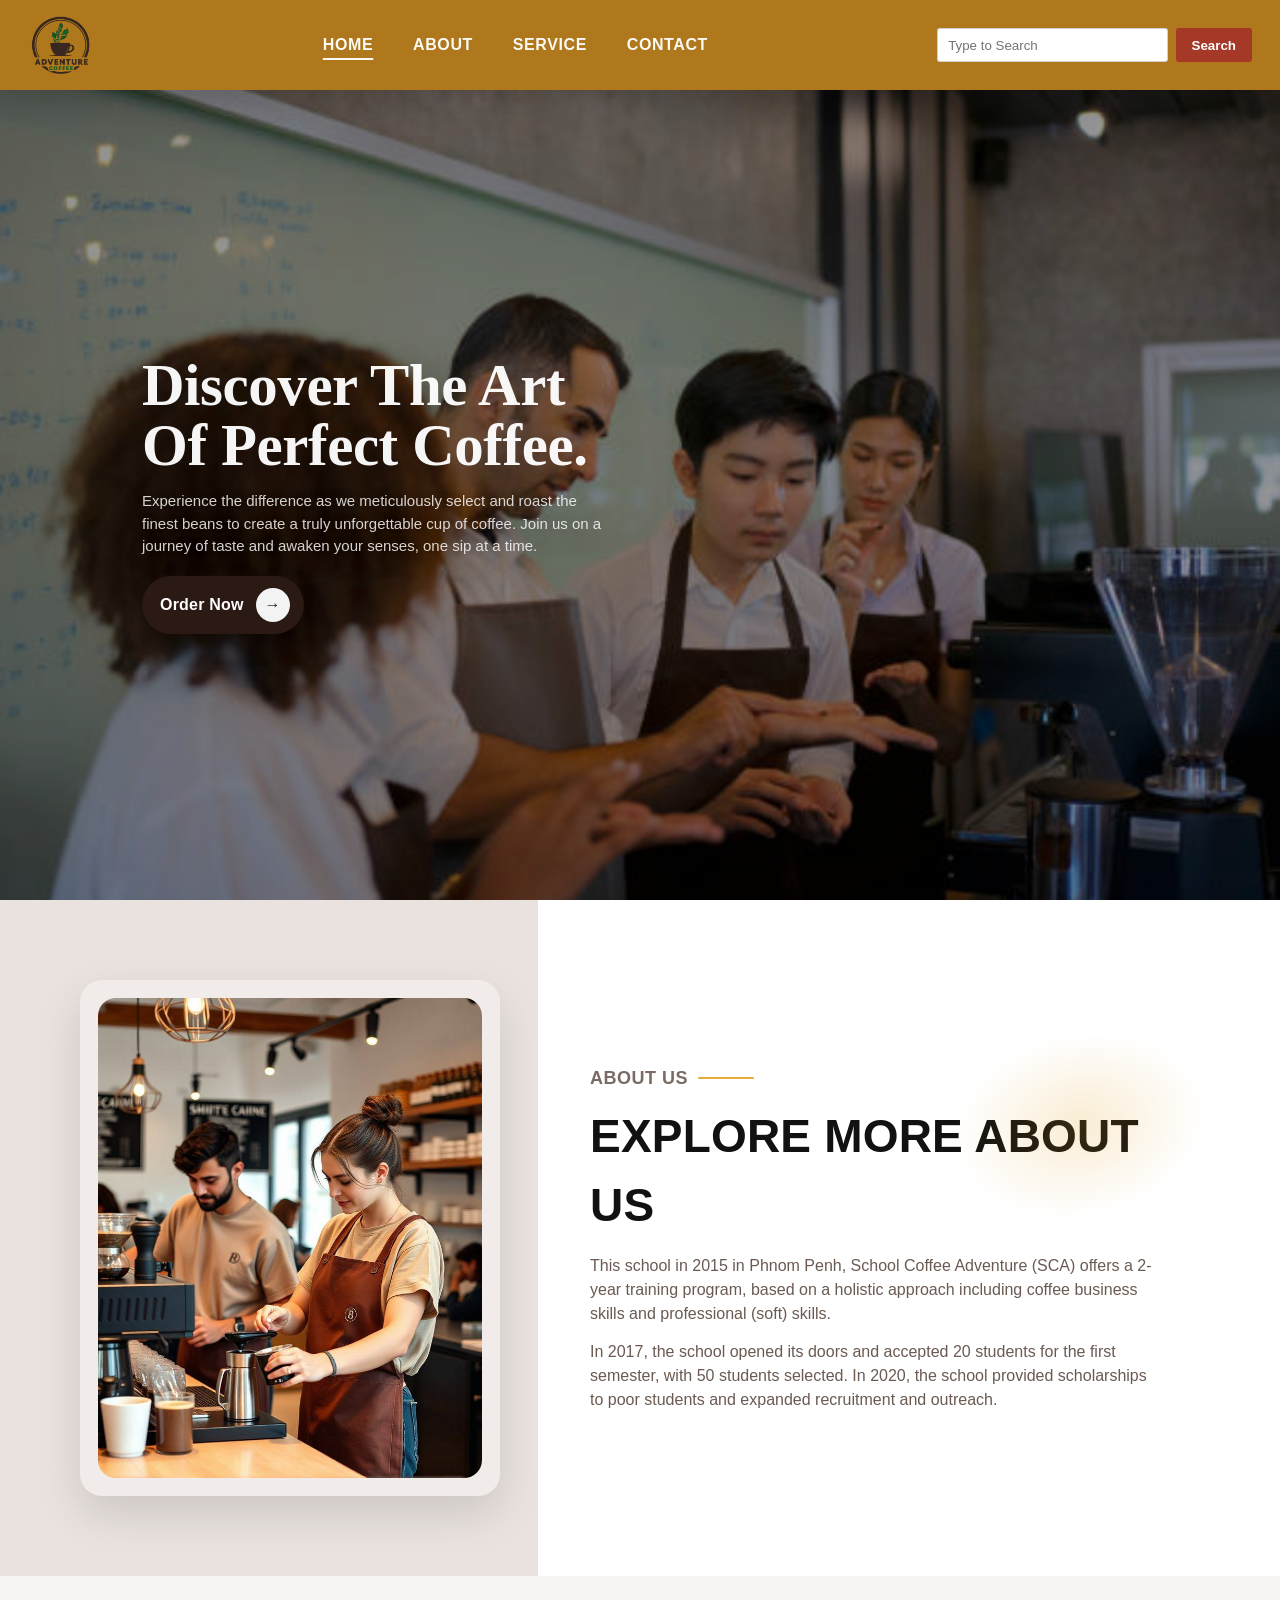
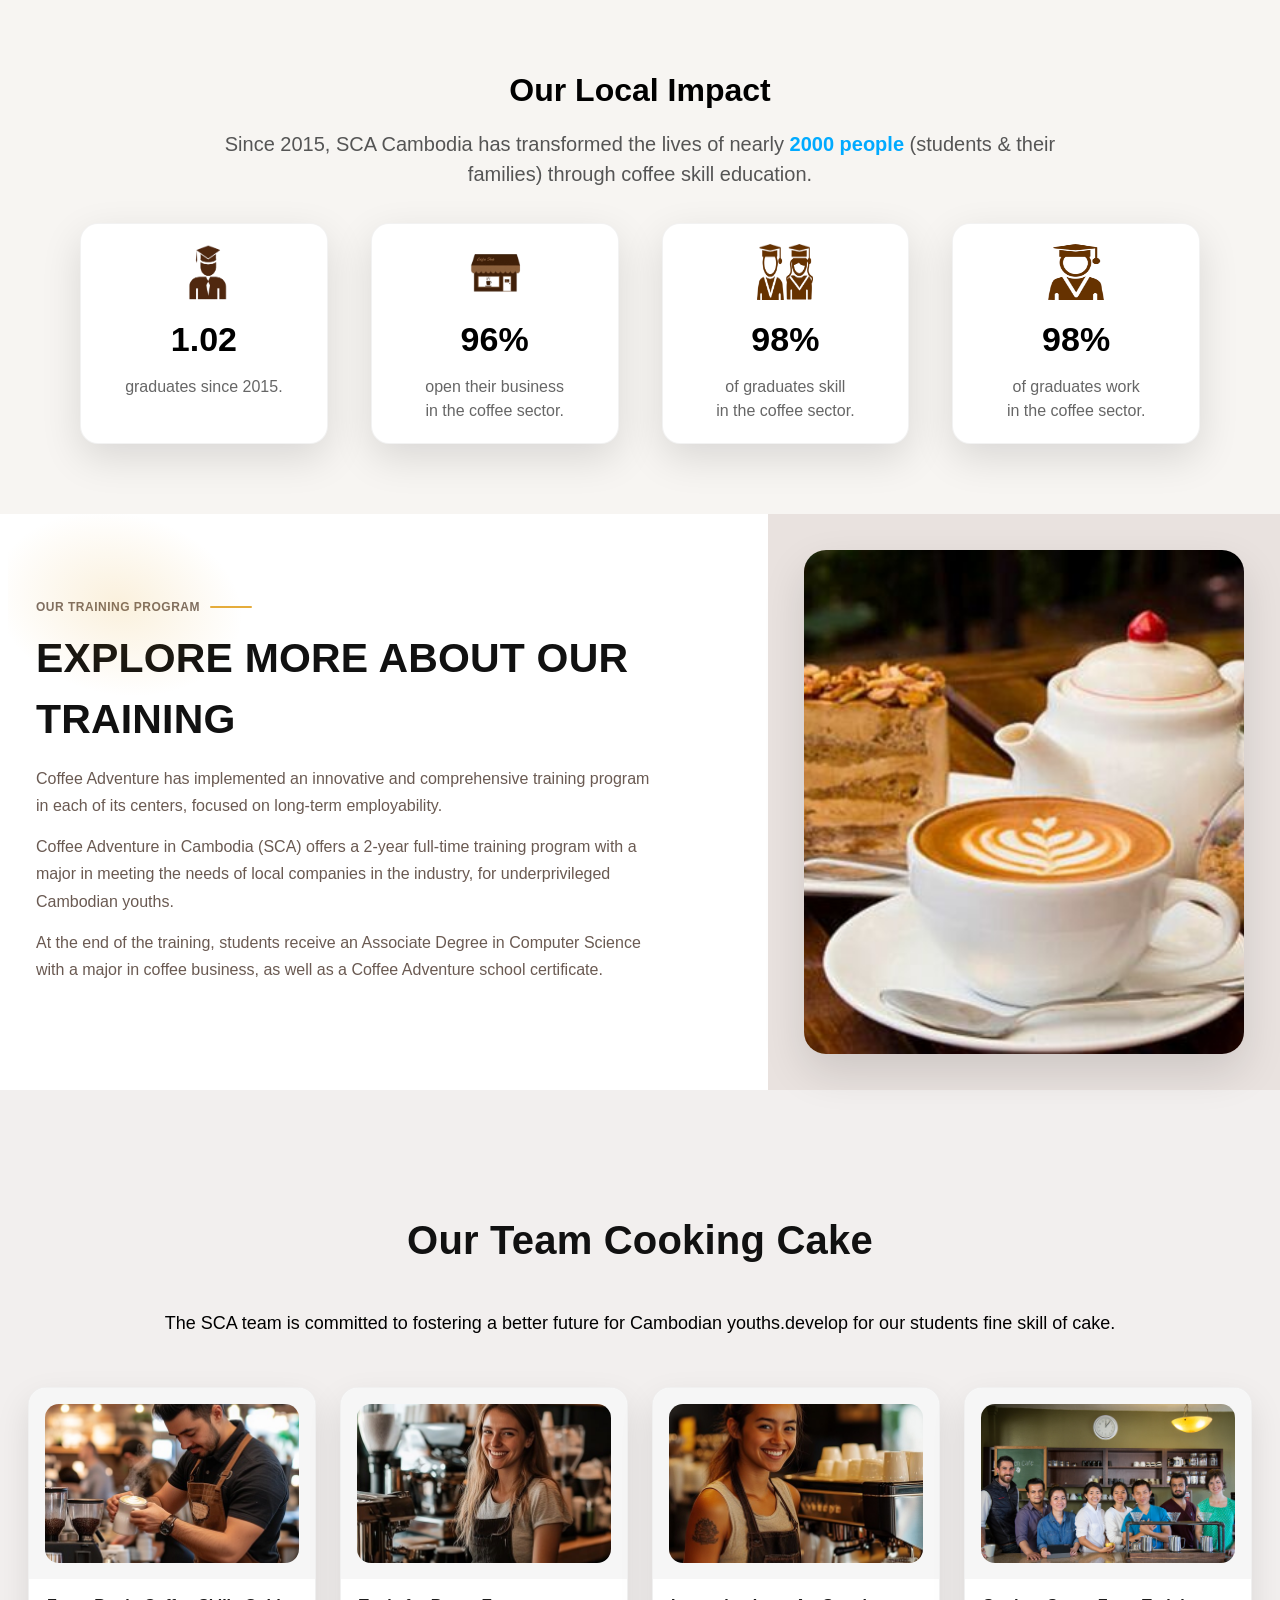
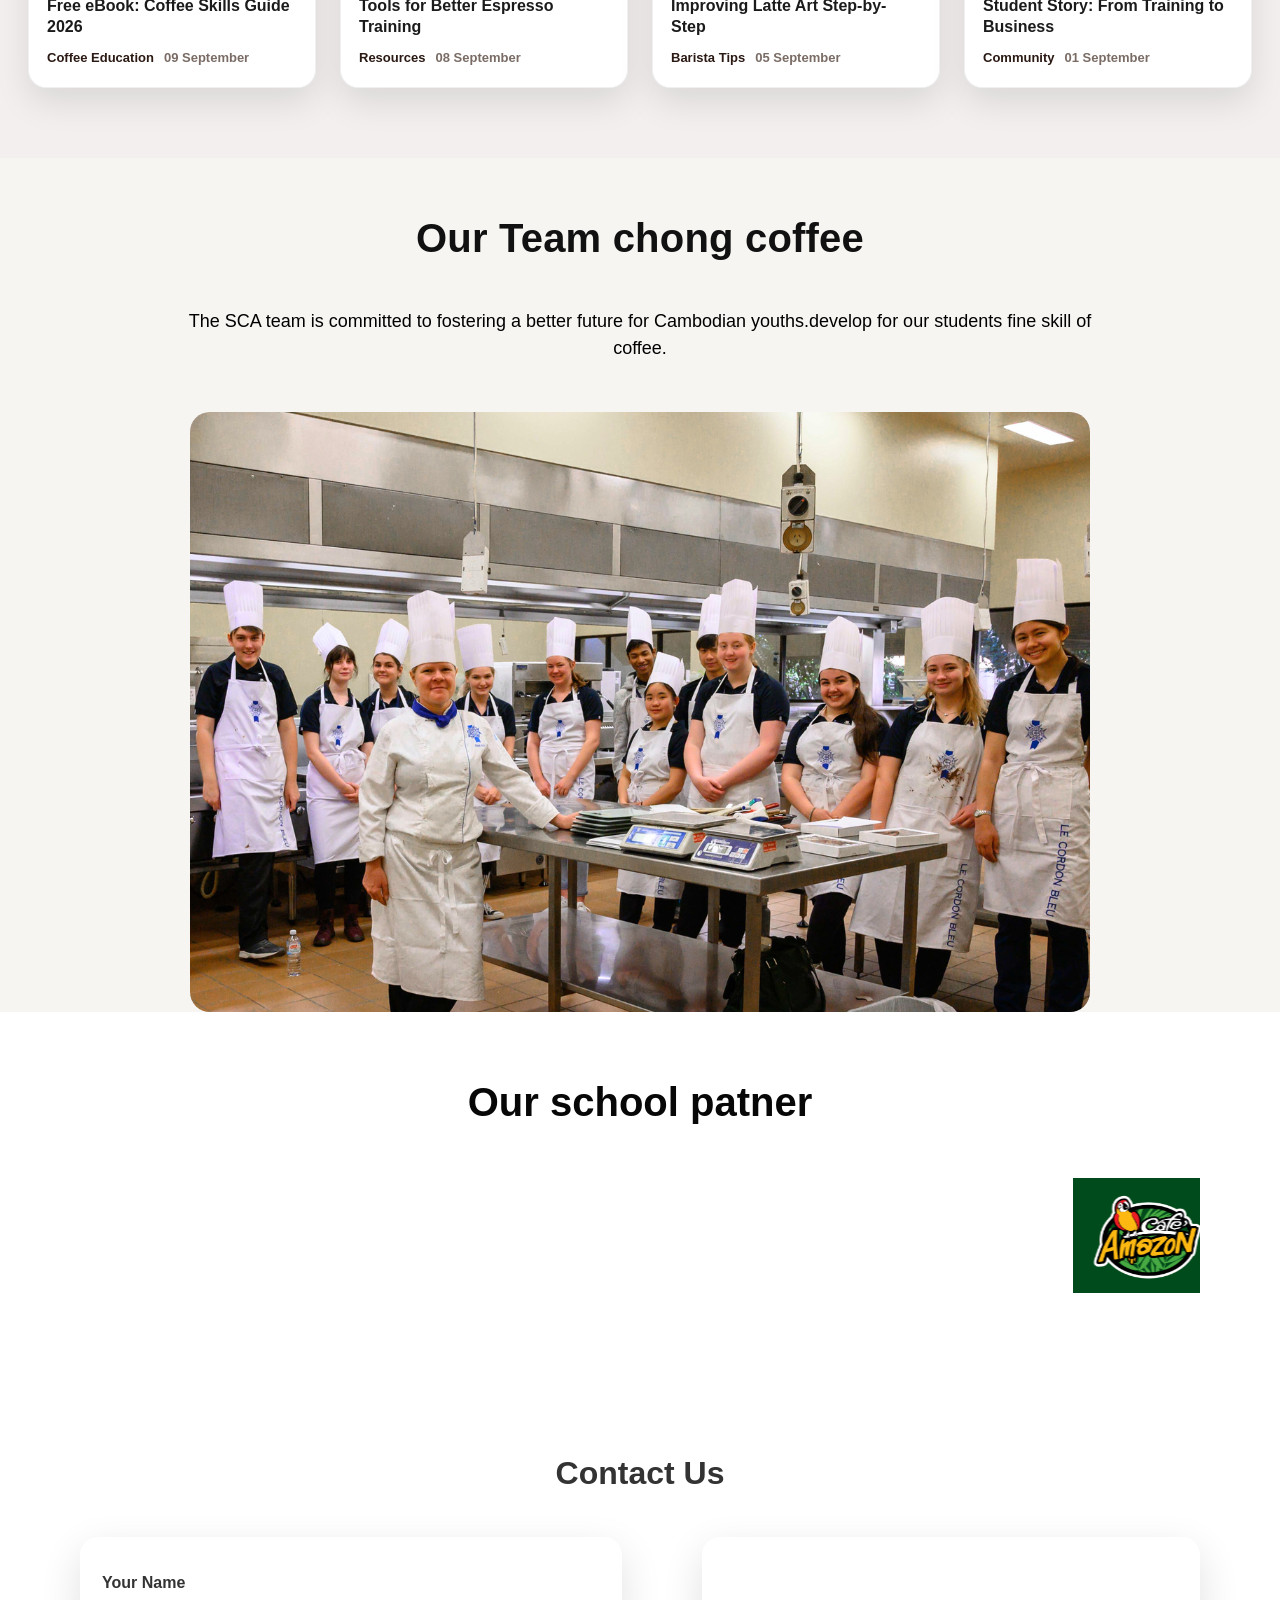
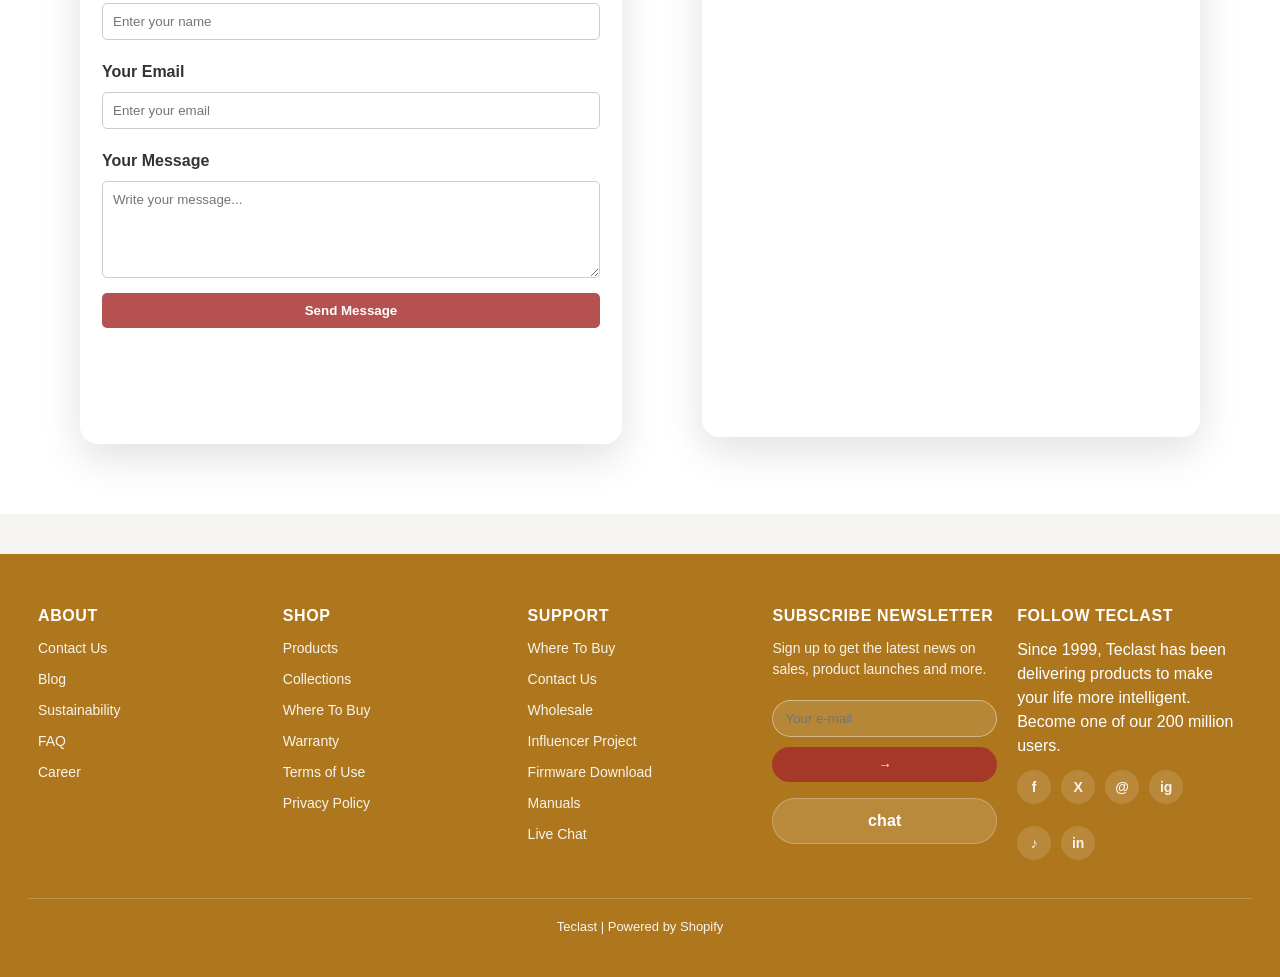
<file: index.html>
<!DOCTYPE html>
<html lang="en">

<head>
    <meta charset="UTF-8">
    <meta name="viewport" content="width=device-width, initial-scale=1.0">
    <title>HOME</title>
    <link rel="stylesheet" href="./css/style.css">
    <link rel="stylesheet" href="./css/nav.css">
</head>

<body>
    <header class="head-container">
        <a class="head-one" href="./index.html" aria-label="Adventure Coffee Home">
            <img src="./img/download (2).png" alt="Adventure Coffee logo">
        </a>

        <nav class="head-nav" aria-label="Primary">
            <a class="is-active" href="./index.html">HOME</a>
            <a href="./about.html">ABOUT</a>
            <a href="./service.html">SERVICE</a>
            <a href="./contact.html">CONTACT</a>
        </nav>

        <form class="search" role="search" action="#" method="get">
            <label class="sr-only" for="site-search">Search</label>
            <input id="site-search" name="q" type="search" placeholder="Type to Search" />
            <button type="submit">Search</button>
        </form>
    </header>
    <div class="main-container">
        <div class="inchs">
            <div class="paragraph">
                <div class="hero-content">
                    <h1>Discover The Art<br>Of Perfect Coffee.</h1>
                    <p>Experience the difference as we meticulously select and roast the finest beans to create a truly unforgettable cup of coffee. Join us on a journey of taste and awaken your senses, one sip at a time.</p>
                    <a class="hero-cta" href="#contact">
                        <span>Order Now</span>
                        <span class="hero-cta-icon" aria-hidden="true">&rarr;</span>
                    </a>
                </div>

            </div>

        </div>

    </div>
    <section class="about-section" id="about">
        <div class="about-wrap">
            <div class="about-media">
                <img src="./img/coffee.jpg" alt="Coffee training at SCA">
            </div>
            <div class="about-content">
                <div class="about-eyebrow">About us</div>
                <h2 class="about-title">Explore more about us</h2>
                <p>This school in 2015 in Phnom Penh, School Coffee Adventure (SCA) offers a 2-year training program,
                    based on a holistic approach including coffee business skills and professional (soft) skills.</p>
                <p>In 2017, the school opened its doors and accepted 20 students for the first semester, with 50
                    students selected. In 2020, the school provided scholarships to poor students and expanded
                    recruitment and outreach.</p>
            </div>
        </div>
    </section>

    <div class="impact-section">

        <h1>Our Local Impact</h1>
        <p>Since 2015, SCA Cambodia has transformed the lives of nearly <span>2000 people</span>
            (students & their families) through coffee skill education.</p>

        <div class="impact-grid">
            <div class="impact-box">
                <img src="./img/image.png" alt="Graduates">
                <h3>1.02</h3>
                <p>graduates since 2015.</p>
            </div>

            <div class="impact-box">

                <img src="./img/image copy.png" alt="IT">
                <h3>96%</h3>
                <p> open their business <br> in the coffee sector.</p>
            </div>
            <div class="impact-box">
                <img src="./img/image copy 3.png" alt="IT">
                <h3>98%</h3>
                <p>of graduates skill <br> in the coffee sector.</p>
            </div>
            <div class="impact-box">
                <img src="./img/image copy 4.png" alt="IT">
                <h3>98%</h3>
                <p>of graduates work <br> in the coffee sector.</p>
            </div>




        </div>

    </div>

    <section class="training-section" id="training">
        <div class="training-wrap">
            <div class="training-content">
                <div class="training-eyebrow">Our training program</div>
                <h2 class="training-title">Explore more about our training</h2>
                <p>Coffee Adventure has implemented an innovative and comprehensive training program in each of its
                    centers, focused on long-term employability.</p>
                <p>Coffee Adventure in Cambodia (SCA) offers a 2-year full-time training program with a major in meeting
                    the needs of local companies in the industry, for underprivileged Cambodian youths.</p>
                <p>At the end of the training, students receive an Associate Degree in Computer Science with a major in
                    coffee business, as well as a Coffee Adventure school certificate.</p>
            </div>
            <div class="training-media">
                <img src="./img/image copy 5.png" alt="Coffee training program">
            </div>
        </div>
    </section>

    <section class="posts-section" id="posts">
        <div class="posts-wrap">
              <div class="section">

        <div class="ttt">
            <h1>Our Team Cooking Cake</h1>

            <p>The SCA team is committed to fostering a better future for Cambodian youths.develop for our students fine
                skill of cake.</p>
        </div>
        
    </div>
            <div class="posts-grid">
                <article class="post-card">
                    <a class="post-media" href="#">
                        <img src="./img/image%20copy%2010.png" alt="Coffee skills ebook cover">
                    </a>
                    <div class="post-body">
                        <h3 class="post-heading"><a href="#">Free eBook: Coffee Skills Guide 2026</a></h3>
                        <div class="post-meta">
                            <span>Coffee Education</span>
                            <span>09 September</span>
                        </div>
                    </div>
                </article>

                <article class="post-card">
                    <a class="post-media" href="#">
                        <img src="./img/image%20copy%2012.png" alt="Coffee tools and equipment">
                    </a>
                    <div class="post-body">
                        <h3 class="post-heading"><a href="#">Tools for Better Espresso Training</a></h3>
                        <div class="post-meta">
                            <span>Resources</span>
                            <span>08 September</span>
                        </div>
                    </div>
                </article>

                <article class="post-card">
                    <a class="post-media" href="#">
                        <img src="./img/image%20copy%2014.png" alt="Latte art practice">
                    </a>
                    <div class="post-body">
                        <h3 class="post-heading"><a href="#">Improving Latte Art Step-by-Step</a></h3>
                        <div class="post-meta">
                            <span>Barista Tips</span>
                            <span>05 September</span>
                        </div>
                    </div>
                </article>

                <article class="post-card">
                    <a class="post-media" href="#">
                        <img src="./img/image%20copy%2016.png" alt="Student success story">
                    </a>
                    <div class="post-body">
                        <h3 class="post-heading"><a href="#">Student Story: From Training to Business</a></h3>
                        <div class="post-meta">
                            <span>Community</span>
                            <span>01 September</span>
                        </div>
                    </div>
                </article>
            </div>
        </div>
    </section>


    <div class="section">

        <div class="ttt">
            <h1>Our Team chong coffee</h1>

            <p>The SCA team is committed to fostering a better future for Cambodian youths.develop for our students fine
                skill of coffee.</p>
        </div>

    </div>

    <div class="impact-bo">
        <img src="./img/image copy 17.png" alt="Salary">

    </div>
    <div class="caption">
        <h1>Our school patner</h1>
        <marquee direction="left" scrollamount="5" behavior="scroll">
           <div class="image">

               <img src="./img/amazon logo.png" alt="">
               <img src="./img/green.png" alt="">
               <img src="./img/gavalia.png" alt="">
               <img src="./img/costa logo.png" alt="">
               <img src="./img/comunity.png" alt="">
               <img src="./img/fresh.png" alt="">
               <img src="./img/nast coffee.png" alt="">
               <img src="./img/logo star b.png" alt="">
           </div>
        </marquee>
    </div>
    <div class="contact" id="contact">

            <h1>Contact Us</h1>
            <div class="contact-container">

                <!-- Contact Form -->
                <form>
                    <label for="name">Your Name</label>
                    <input type="text" id="name" placeholder="Enter your name" required>

                    <label for="email">Your Email</label>
                    <input type="email" id="email" placeholder="Enter your email" required>

                    <label for="message">Your Message</label>
                    <textarea id="message" rows="5" placeholder="Write your message..." required></textarea>

                    <button type="submit">Send Message</button>
                    
                </form>
                <div class="map">
                        <iframe
                            src="https://www.google.com/maps/embed?pb=!1m18!1m12!1m3!1d3902.599874508468!2d104.88853591533453!3d11.556373091787085!2m3!1f0!2f0!3f0!3m2!1i1024!2i768!4f13.1!3m3!1m2!1s0x3109513ffbbf69ad%3A0x3b9b1f0c33e60e61!2sPhnom%20Penh%2C%20Cambodia!5e0!3m2!1sen!2skh!4v1696000000000!5m2!1sen!2skh"
                            allowfullscreen="" loading="lazy">
                        </iframe>
                    </div>

                <!-- Google Map -->

            </div>
        </div>
        

    <!-- Footer -->
    <footer class="footer">
            <div class="footer-column">
                <h3>ABOUT</h3>
                <a href="#">Contact Us</a>
                <a href="#">Blog</a>
                <a href="#">Sustainability</a>
                <a href="#">FAQ</a>
                <a href="#">Career</a>
            </div>
            <div class="footer-column">
                <h3>SHOP</h3>
                <a href="#">Products</a>
                <a href="#">Collections</a>
                <a href="#">Where To Buy</a>
                <a href="#">Warranty</a>
                <a href="#">Terms of Use</a>
                <a href="#">Privacy Policy</a>
            </div>
            <div class="footer-column">
                <h3>SUPPORT</h3>
                <a href="#">Where To Buy</a>
                <a href="#">Contact Us</a>
                <a href="#">Wholesale</a>
                <a href="#">Influencer Project</a>
                <a href="#">Firmware Download</a>
                <a href="#">Manuals</a>
                <a href="#">Live Chat</a>
            </div>
            <div class="footer-column newsletter">
                <h3>SUBSCRIBE NEWSLETTER</h3>
                <p>Sign up to get the latest news on sales, product launches and more.</p>
                <input type="email" placeholder="Your e-mail">
                <button>&rarr;</button>
                <div class="chat-button">chat</div>
            </div>
            <div class="footer-column">
                <h3>FOLLOW TECLAST</h3>
                <p>Since 1999, Teclast has been delivering products to make your life more intelligent. Become one of
                    our
                    200 million users.</p>
                <div class="social-icons">
                    <a href="#">f</a>
                    <a href="#">X</a>
                    <a href="#">@</a>
                    <a href="#">ig</a>
                </div>
                <div class="social-icons">
                    <a href="#">&#9834;</a>
                    <a href="#">in</a>
                </div>
            </div>
            <div class="powered-by">Teclast | Powered by Shopify</div>
    </footer>




    <script src="./js/nav.js"></script>
</body>

</html>
</file>
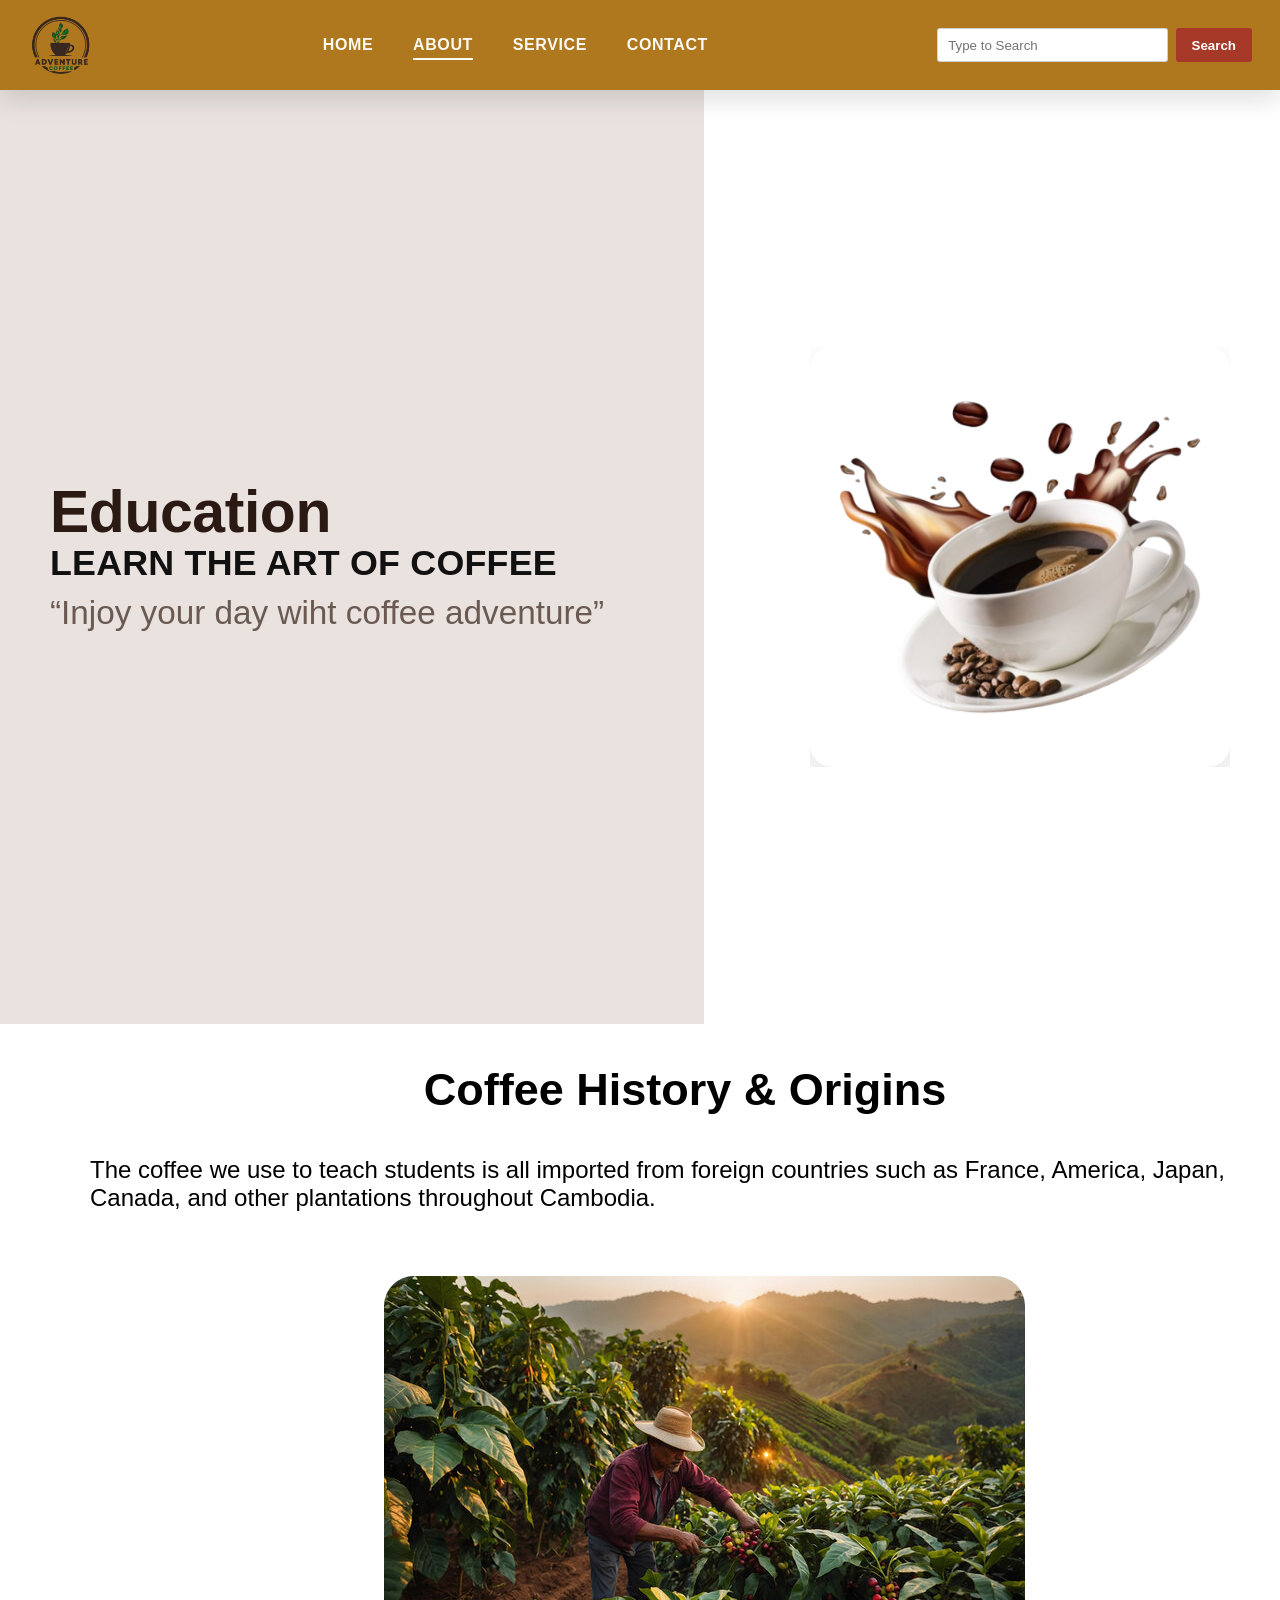
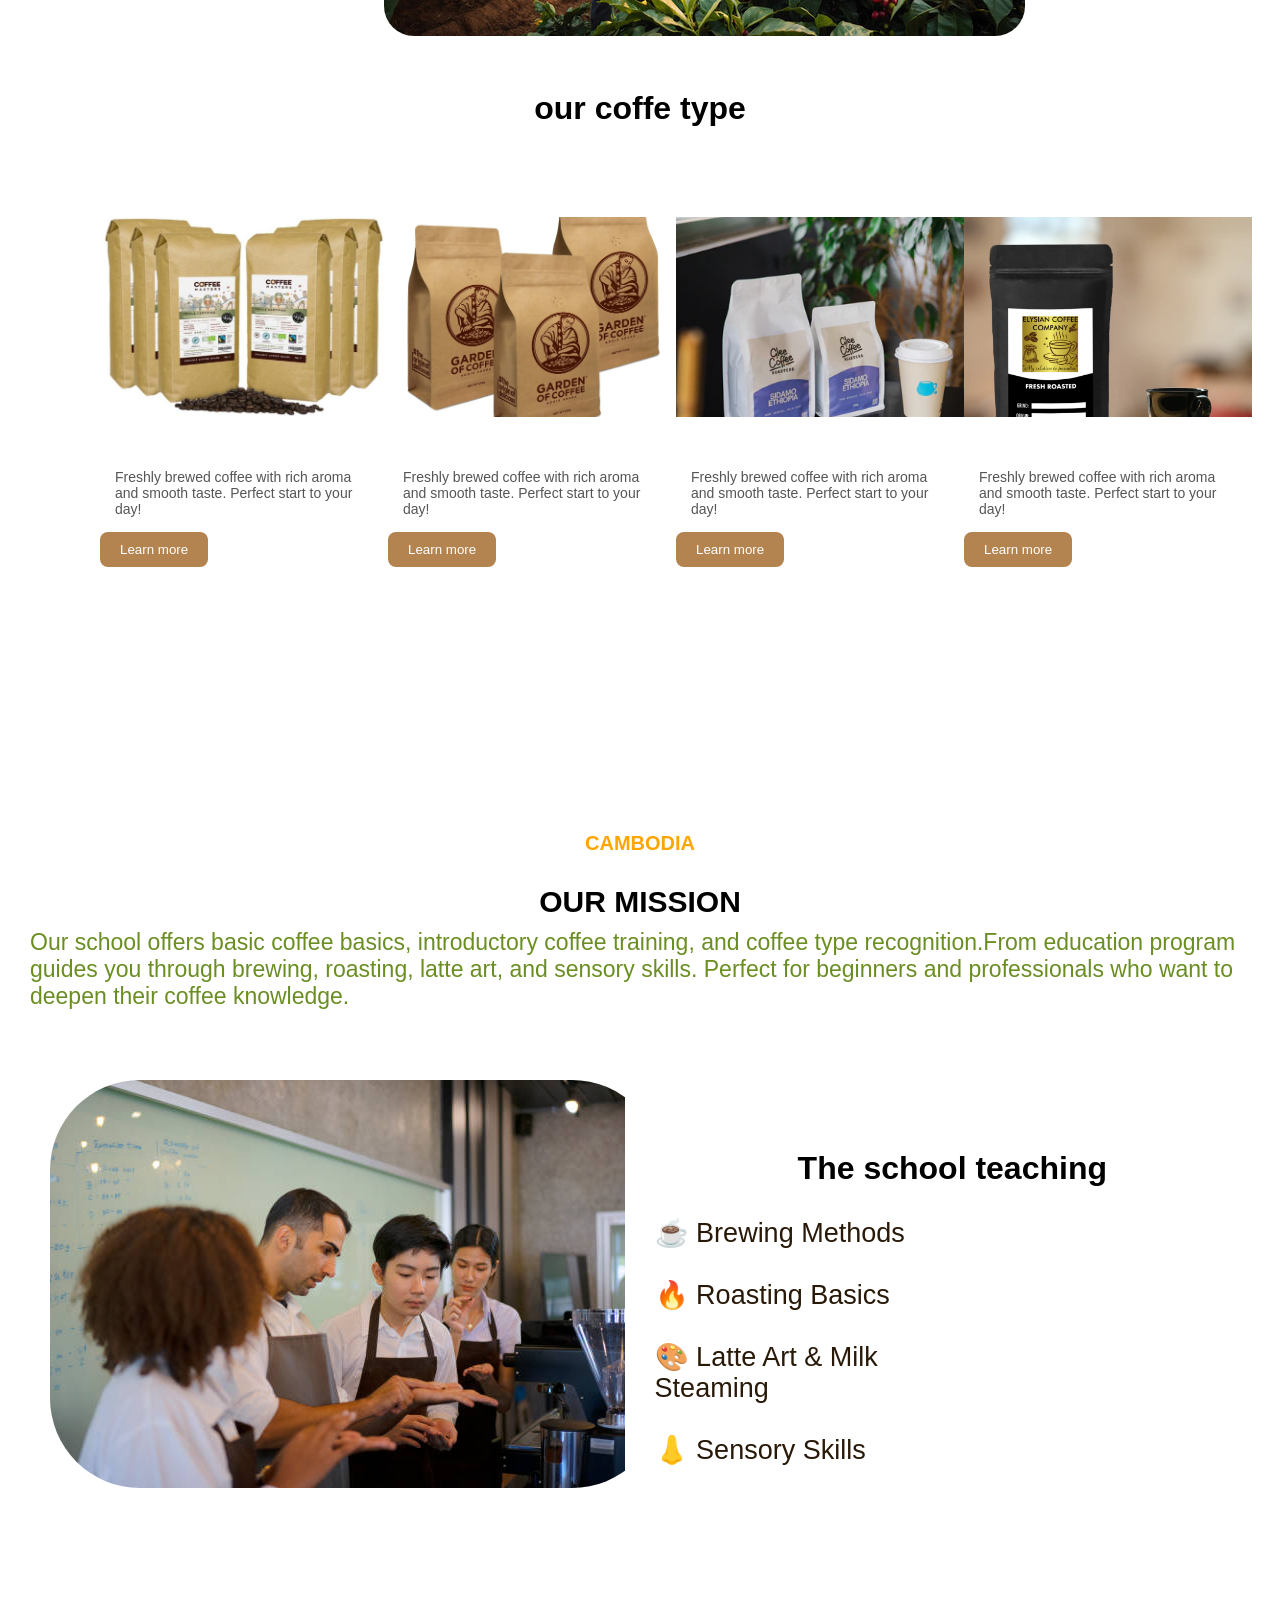
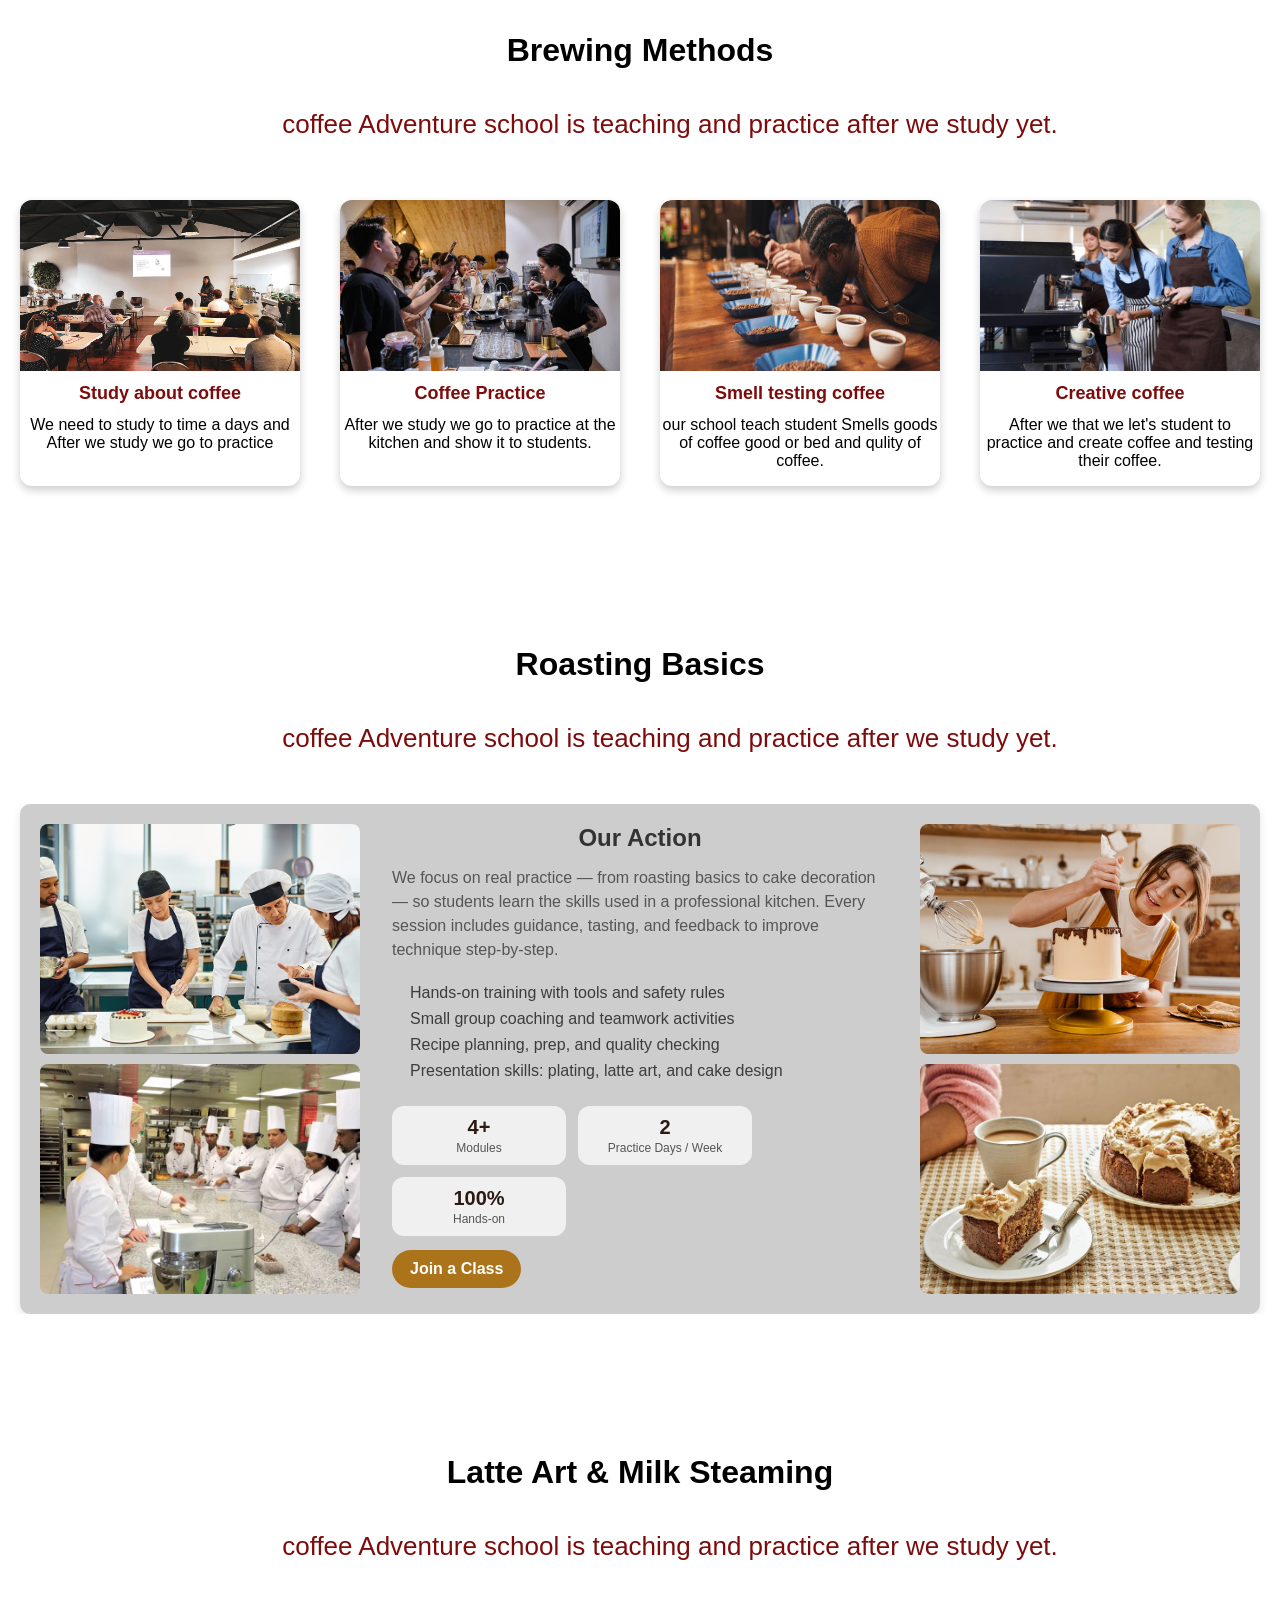
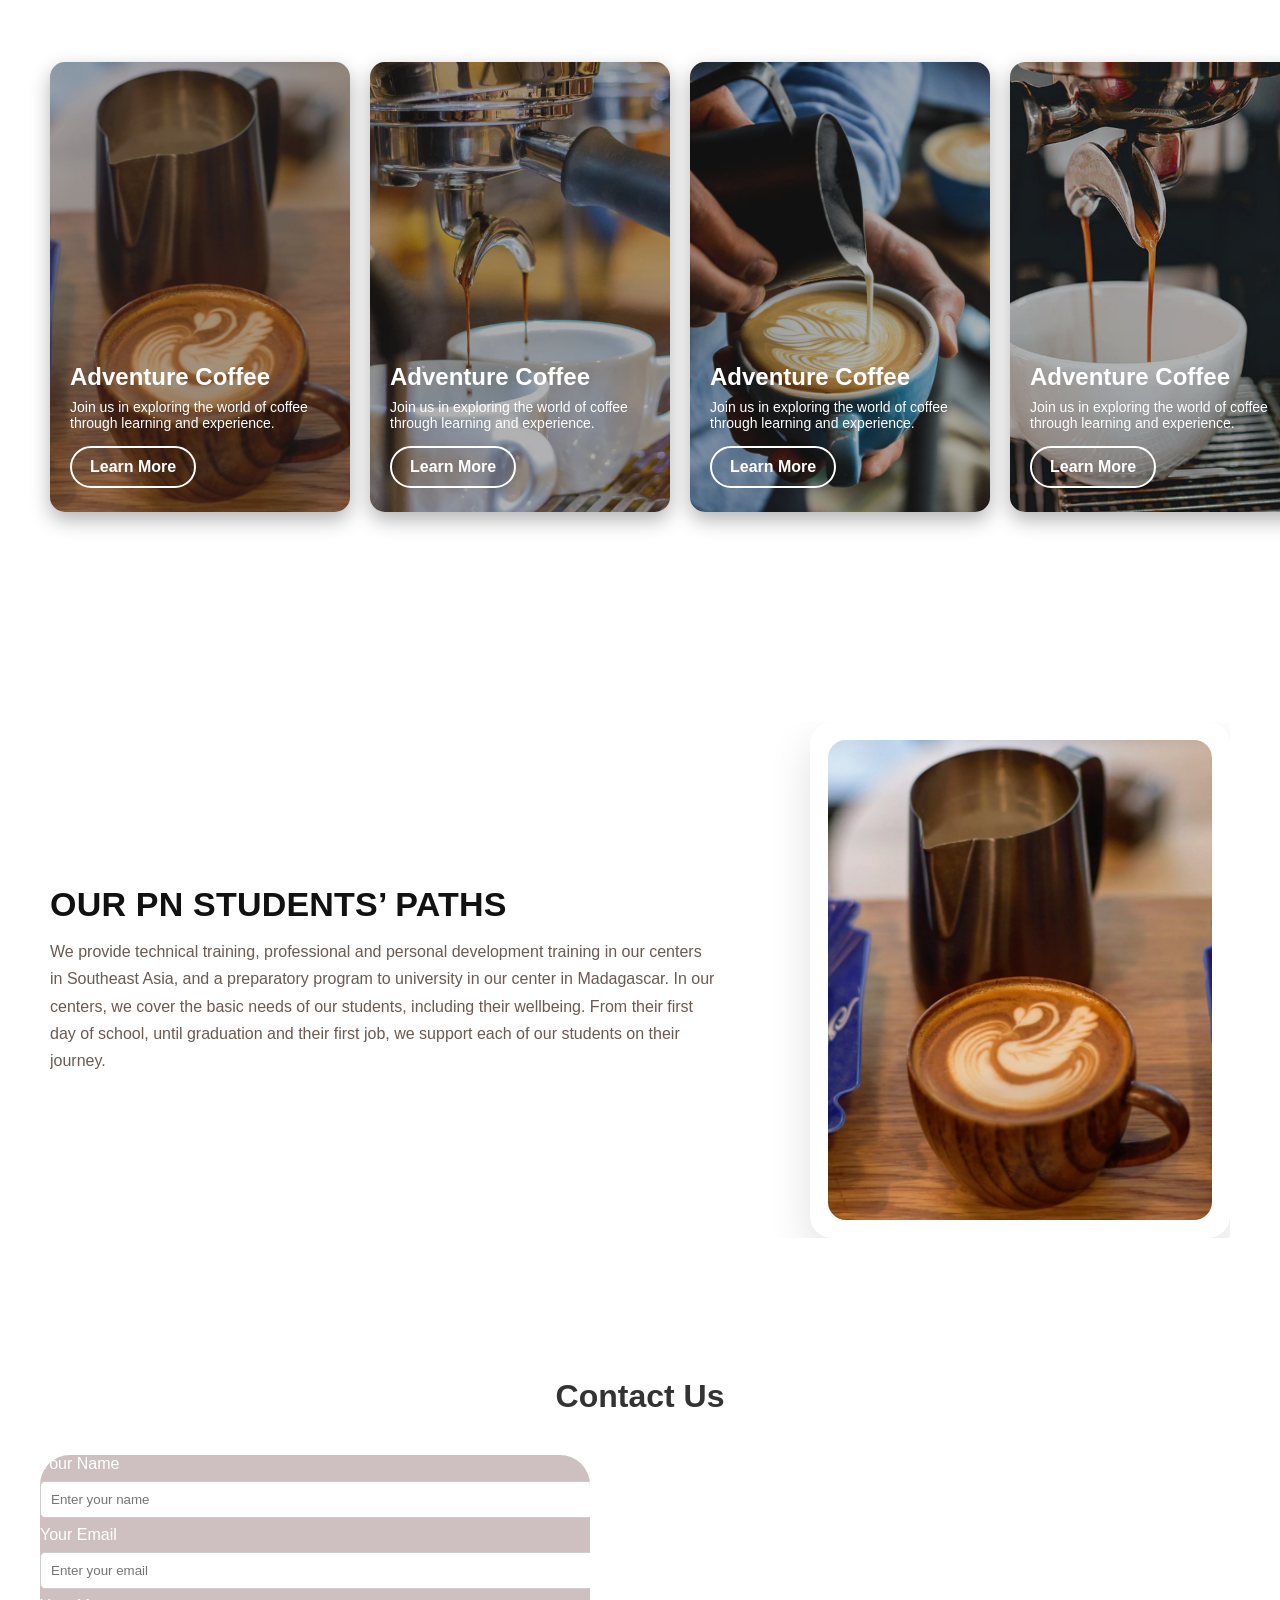
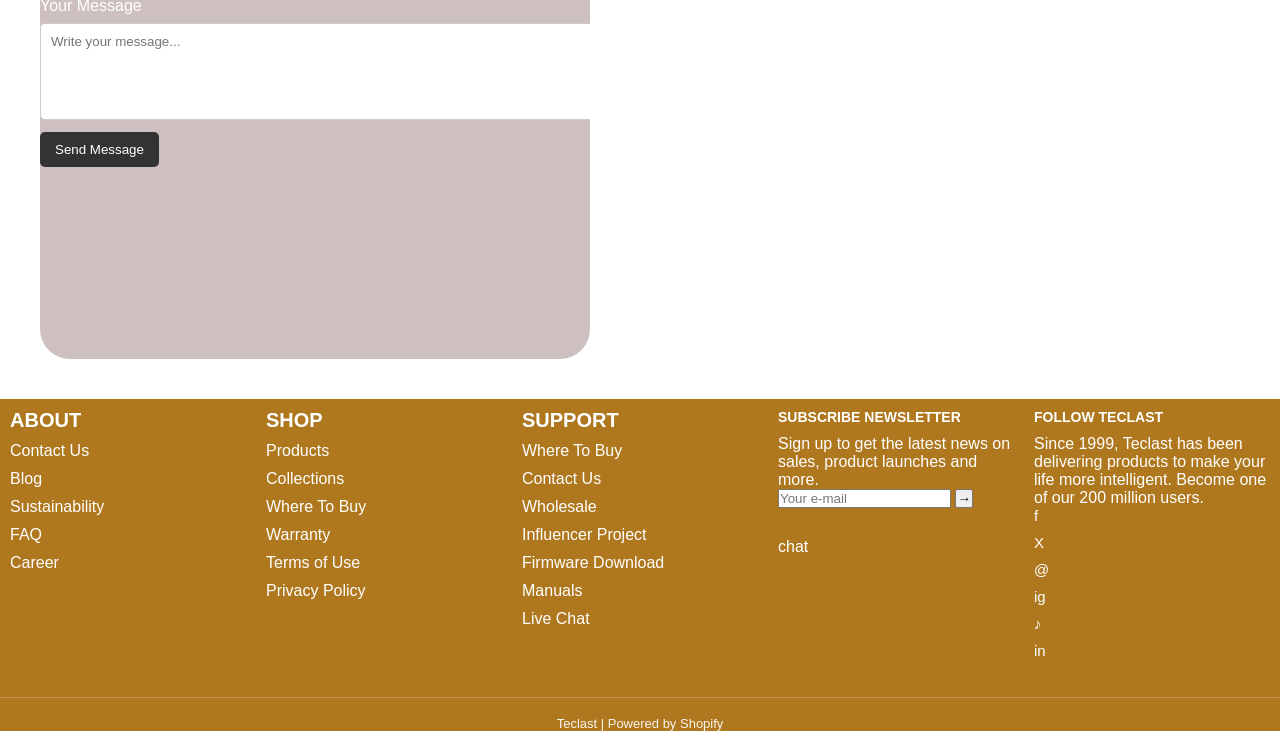
<file: about.html>
﻿<!DOCTYPE html>
<html lang="en">

<head>
    <meta charset="UTF-8">
    <meta name="viewport" content="width=device-width, initial-scale=1.0">
    <title>About</title>
    <link rel="stylesheet" href="./css/about.css">
    <link rel="stylesheet" href="./css/nav.css">
</head>

<body>
    <header class="head-container">
        <a class="head-one" href="./index.html" aria-label="Adventure Coffee Home">
            <img src="./img/download (2).png" alt="Adventure Coffee logo">
        </a>

        <nav class="head-nav" aria-label="Primary">
            <a href="./index.html">HOME</a>
            <a class="is-active" href="./about.html">ABOUT</a>
            <a href="./service.html">SERVICE</a>
            <a href="./contact.html">CONTACT</a>
        </nav>

        <form class="search" role="search" action="#" method="get">
            <label class="sr-only" for="site-search">Search</label>
            <input id="site-search" name="q" type="search" placeholder="Type to Search" />
            <button type="submit">Search</button>
        </form>
    </header>
    <div class="action-section">

        <div class="cation-text">
            <div class="text">

                <h1>Education</h1>
                <h2>Learn the Art of Coffee</h2>
            </div>
            <p>
                <q>Injoy your day wiht coffee adventure</q>
            </p>

        </div>
        <div class="img">
            <img src="./img/about.tmg/image.png" alt="Coffee Education">
        </div>
    </div>
    <div class="read">

        <div class="section">

            <div class="ttt">
                <h1 >Coffee History & Origins</h1>

                <p>The coffee we use to teach students is all imported from foreign countries such as France, America,
                    Japan, Canada, and other plantations throughout Cambodia.</p>
            </div>

        </div>

        <div class="impact-bo">
            <img src="./img/about.tmg/image copy.png" alt="Salary">

        </div>
    </div>
    <div class="man">

        <h1> our coffe type</h1>
    </div>
    <div class="all-card">
        <div class="card">
            <img src="./img/about.tmg/image copy 4.png" alt="Coffee Cup">
            <h2>expresso Coffee</h2>
            <p>Freshly brewed coffee with rich aroma and smooth taste. Perfect start to your day!</p>
            <button>Learn more</button>
        </div>
        <div class="card">
            <img src="./img/about.tmg/image copy 3.png" alt="Coffee Cup">
            <h2>America's Coffee</h2>
            <p>Freshly brewed coffee with rich aroma and smooth taste. Perfect start to your day!</p>
            <button>Learn more</button>
        </div>
        <div class="card">
            <img src="./img/about.tmg/image copy 5.png" alt="Coffee Cup">
            <h2>canada's Coffee</h2>
            <p>Freshly brewed coffee with rich aroma and smooth taste. Perfect start to your day!</p>
            <button>Learn more</button>
        </div>
        <div class="card">
            <img src="./img/about.tmg/image copy 6.png" alt="Coffee Cup">
            <h2>product of cambodia Coffee</h2>
            <p>Freshly brewed coffee with rich aroma and smooth taste. Perfect start to your day!</p>
            <button>Learn more</button>
        </div>
    </div>

    <div class="education-text">

        <div class="control">

            <h4>Cambodia</h4>
            <h2> Our mission</h2>
            <p>
                Our school offers basic coffee basics, introductory coffee training, and coffee type recognition.From
                education program guides you through
                brewing, roasting, latte art, and sensory skills. Perfect for beginners
                and professionals who want to deepen their coffee knowledge.
            </p>
            <div class="all-text">
                <div class="control-pic">

                    <img src="./img/about.tmg/image copy 7.png" alt="">
                </div>
                <div class="text-lef">
                    <h1 style="color: black;">The school teaching</h1>
                    <div class="text-2">
                        <p>☕ Brewing Methods</p>
                        <p>🔥 Roasting Basics</p>
                        <p>🎨 Latte Art & Milk Steaming</p>
                        <p>👃 Sensory Skills</p>
                    </div>
                </div>

            </div>

        </div>
    </div>
    <div class="womean">

        <h1> Brewing Methods</h1>
        <p>coffee Adventure school is teaching and practice after we study yet.</p>
    </div>
    <div class="ct">

        <div class="no  ">
            <img src="/img/about.tmg/image copy 8.png" alt="Coffee">
            <div class="no-title">Study about coffee</div>
            <p>We need to study to time a days and After we study we go to practice</p>
        </div>
        <div class="no  ">
            <img src="/img/about.tmg/image copy 9.png" alt="Coffee">
            <div class="no-title">Coffee Practice</div>
            <p>After we study we go to practice at the kitchen and show it to students.</p>
        </div>
        <div class="no  ">
            <img src="/img/about.tmg/image copy 10.png" alt="Coffee">
            <div class="no-title">Smell testing coffee</div>
            <p>our school teach student Smells goods of coffee good or bed and qulity of coffee.</p>
        </div>
        <div class="no  ">
            <img src="/img/about.tmg/image copy 11.png" alt="Coffee">
            <div class="no-title">Creative coffee</div>
            <p>After we that we let's student to practice and create coffee and testing their coffee.</p>
        </div>
    </div>
    <div class="womean">

        <h1> Roasting Basics</h1>
        <p>coffee Adventure school is teaching and practice after we study yet.</p>
    </div>
    <div class="card-cake">

        <div class="cake">
            <!-- Left images -->
            <div class="side">
                <img src="./img/about.tmg/image copy 12.png" alt="Left top">
                <img src="./img/about.tmg/image copy 13.png" alt="Left bottom">
            </div>

            <!-- Center text -->
             <div class="content">
 
                 <h2>Our Action</h2>
                <p>
                    We focus on real practice — from roasting basics to cake decoration — so students learn the skills
                    used in a professional kitchen. Every session includes guidance, tasting, and feedback to improve
                    technique step-by-step.
                </p>
                <ul class="action-list">
                    <li>Hands-on training with tools and safety rules</li>
                    <li>Small group coaching and teamwork activities</li>
                    <li>Recipe planning, prep, and quality checking</li>
                    <li>Presentation skills: plating, latte art, and cake design</li>
                </ul>
                <div class="action-meta">
                    <div class="meta-item">
                        <strong>4+</strong>
                        <span>Modules</span>
                    </div>
                    <div class="meta-item">
                        <strong>2</strong>
                        <span>Practice Days / Week</span>
                    </div>
                    <div class="meta-item">
                        <strong>100%</strong>
                        <span>Hands-on</span>
                    </div>
                </div>
                <a href="/contact.html" class="action-cta">Join a Class</a>
             </div>

            <!-- Right images -->
            <div class="side">
                <img src="./img/about.tmg/image copy 14.png" alt="Right top">
                <img src="./img/about.tmg/image copy 15.png" alt="Right bottom">
            </div>
        </div>
    </div>
    <div class="womean">

        <h1> Latte Art & Milk Steaming</h1>
        <p>coffee Adventure school is teaching and practice after we study yet.</p>
    </div>
    <div class="spacail">

        <div class="card1">
            <img src="./img/about.tmg/image copy 16.png" alt="Transparent Card Image">
            <div class="overlay"></div>
            <div class="card2">
                <h2>Adventure Coffee</h2>
                <p>Join us in exploring the world of coffee through learning and experience.</p>
                <a href="#" class="btn">Learn More</a>
            </div>
        </div>
        <div class="card1">
            <img src="./img/about.tmg/image copy 19.png" alt="Transparent Card Image">
            <div class="overlay"></div>
            <div class="card2">
                <h2>Adventure Coffee</h2>
                <p>Join us in exploring the world of coffee through learning and experience.</p>
                <a href="#" class="btn">Learn More</a>
            </div>
        </div>
        <div class="card1">
            <img src="./img/about.tmg/image copy 17.png" alt="Transparent Card Image">
            <div class="overlay"></div>
            <div class="card2">
                <h2>Adventure Coffee</h2>
                <p>Join us in exploring the world of coffee through learning and experience.</p>
                <a href="#" class="btn">Learn More</a>
            </div>
        </div>
        <div class="card1">
            <img src="./img/about.tmg/image copy 18.png" alt="Transparent Card Image">
            <div class="overlay"></div>
            <div class="card2">
                <h2>Adventure Coffee</h2>
                <p>Join us in exploring the world of coffee through learning and experience.</p>
                <a href="#" class="btn">Learn More</a>
            </div>
        </div>
    </div>

    <section class="paths-section">
        <div class="paths-wrap">
            <div class="paths-content">
                <h2>Our PN students’ paths</h2>
                <p>We provide technical training, professional and personal development training in our centers in
                    Southeast Asia, and a preparatory program to university in our center in Madagascar. In our centers,
                    we cover the basic needs of our students, including their wellbeing. From their first day of school,
                    until graduation and their first job, we support each of our students on their journey.</p>
            </div>
            <div class="paths-media">
                <img src="./img/about.tmg/image copy 16.png" alt="Students learning and training">
            </div>
        </div>
    </section>
    <div class="contact">

            <h1>Contact Us</h1>
            <div class="contact-container">

                <!-- Contact Form -->
                <form>
                    <label for="name">Your Name</label>
                    <input type="text" id="name" placeholder="Enter your name" required>

                    <label for="email">Your Email</label>
                    <input type="email" id="email" placeholder="Enter your email" required>

                    <label for="message">Your Message</label>
                    <textarea id="message" rows="5" placeholder="Write your message..." required></textarea>

                    <button type="submit">Send Message</button>
                    
                </form>
                <div class="map">
                        <iframe
                            src="https://www.google.com/maps/embed?pb=!1m18!1m12!1m3!1d3902.599874508468!2d104.88853591533453!3d11.556373091787085!2m3!1f0!2f0!3f0!3m2!1i1024!2i768!4f13.1!3m3!1m2!1s0x3109513ffbbf69ad%3A0x3b9b1f0c33e60e61!2sPhnom%20Penh%2C%20Cambodia!5e0!3m2!1sen!2skh!4v1696000000000!5m2!1sen!2skh"
                            allowfullscreen="" loading="lazy">
                        </iframe>
                    </div>

                <!-- Google Map -->

            </div>
        </div>
        

        <!-- Footer -->
        <footer class="footer">
            <div class="footer-column">
                <h3 style="font-size: 20px;">ABOUT</h3>
                <a href="#" style="font-size: 16px;">Contact Us</a>
                <a href="#" style="font-size: 16px;">Blog</a>
                <a href="#" style="font-size: 16px;">Sustainability</a>
                <a href="#" style="font-size: 16px;">FAQ</a>
                <a href="#" style="font-size: 16px;">Career</a>
            </div>
            <div class="footer-column">
                <h3 style="font-size: 20px;">SHOP</h3>
                <a href="#" style="font-size: 16px;">Products</a>
                <a href="#" style="font-size: 16px;">Collections</a>
                <a href="#" style="font-size: 16px;">Where To Buy</a>
                <a href="#" style="font-size: 16px;">Warranty</a>
                <a href="#" style="font-size: 16px;">Terms of Use</a>
                <a href="#" style="font-size: 16px;">Privacy Policy</a>
            </div>
            <div class="footer-column">
                <h3 style="font-size: 20px;">SUPPORT</h3>
                <a href="#" style="font-size: 16px;">Where To Buy</a>
                <a href="#" style="font-size: 16px;">Contact Us</a>
                <a href="#" style="font-size: 16px;">Wholesale</a>
                <a href="#" style="font-size: 16px;">Influencer Project</a>
                <a href="#" style="font-size: 16px;">Firmware Download</a>
                <a href="#" style="font-size: 16px;">Manuals</a>
                <a href="#" style="font-size: 16px;">Live Chat</a>
            </div>
            <div class="footer-column newsletter">
                <h3>SUBSCRIBE NEWSLETTER</h3>
                <p>Sign up to get the latest news on sales, product launches and more.</p>
                <input type="email" placeholder="Your e-mail">
                <button>→</button>
                <div class="chat-button" style="margin-top: 30px;">chat</div>
            </div>
            <div class="footer-column">
                <h3>FOLLOW TECLAST</h3>
                <p>Since 1999, Teclast has been delivering products to make your life more intelligent. Become one of
                    our
                    200 million users.</p>
                <div class="social-icons">
                    <a href="#">f</a>
                    <a href="#">X</a>
                    <a href="#">@</a>
                    <a href="#">ig</a>
                </div>
                <div class="social-icons">
                    <a href="#">♪</a>
                    <a href="#">in</a>
                </div>
            </div>
            <div class="powered-by">Teclast | Powered by Shopify</div>
        </footer>

    </div>





    <script src="./js/nav.js"></script>
</body>

</html>
</file>
<file: css/style.css>
:root {
    --bg: #f7f5f2;
    --header-height: 90px;
    --surface: #ffffff;
    --text: #161616;
    --muted: #5b5b5b;
    --brand: rgba(168, 108, 10, 0.918);
    --brand-2: rgba(165, 42, 42, 0.815);
    --accent: rgba(223, 152, 11, 0.974);
    --success: rgb(35, 225, 35);
    --shadow: 0 14px 40px rgba(0, 0, 0, 0.12);
    --radius: 18px;
    --container: 1120px;
    --pad: clamp(16px, 3vw, 28px);
}

* {
    margin: 0;
    padding: 0;
    box-sizing: border-box;
    font-family: Arial, Helvetica, sans-serif;
}

html,
body {
    height: 100%;
}

html,
body {
    -ms-overflow-style: none;
    scrollbar-width: none;
}

html::-webkit-scrollbar,
body::-webkit-scrollbar {
    width: 0;
    height: 0;
}

body {
    background: var(--bg);
    color: var(--text);
    line-height: 1.5;
    overflow-x: hidden;
}

a {
    color: inherit;
}

img {
    max-width: 100%;
}

.head-three {
    display: none;
}

.sr-only {
    position: absolute;
    width: 1px;
    height: 1px;
    padding: 0;
    margin: -1px;
    overflow: hidden;
    clip: rect(0, 0, 0, 0);
    white-space: nowrap;
    border: 0;
}

.head-container {
    background-color: var(--brand);
    height: 90px;
    width: 100%;
    display: grid;
    grid-template-columns: auto 1fr auto;
    align-items: center;
    padding: 0 var(--pad);
    position: sticky;
    top: 0;
    z-index: 10;
    box-shadow: 0 10px 24px rgba(0, 0, 0, 0.12);

}

.head-one {
    display: flex;
    align-items: center;
    text-decoration: none;
    min-width: 0;
}

.head-one img {
    height: 60px;
    width: auto;
    display: block;
}

.head-nav {
    display: flex;
    justify-content: center;
    align-items: center;
    gap: clamp(18px, 2.8vw, 44px);
    min-width: 0;
}

.head-nav a {
    text-decoration: none;
    color: #fff;
    font-size: 16px;
    font-weight: 700;
    letter-spacing: 0.6px;
    opacity: 0.95;
    padding: 6px 2px;
}

.head-nav a:hover {
    opacity: 1;
}

.head-nav a.is-active {
    text-decoration: underline;
    text-underline-offset: 8px;
    text-decoration-thickness: 2px;
}

.search {
    display: flex;
    align-items: center;
    gap: 14px;
}

.search input {
    padding: 10px 14px;
    height: 44px;
    border: 1px solid rgba(0, 0, 0, 0.18);
    outline: none;
    border-radius: 3px;
    background: #fff;
    color: #222;
    min-width: min(38vw, 320px);
}

.search input::placeholder {
    color: rgba(0, 0, 0, 0.55);
}

.search input:focus {
    border-color: rgba(0, 0, 0, 0.3);
    box-shadow: 0 0 0 4px rgba(255, 255, 255, 0.18);
}

.search button {
    background: var(--brand-2);
    border: none;
    height: 44px;
    padding: 0 26px;
    cursor: pointer;
    color: white;
    border-radius: 3px;
    font-weight: 700;

}

.search button:hover {
    filter: brightness(1.05);
}

.main-container {
    background-image: url("../img/about.tmg/image copy 7.png");
    background-repeat: no-repeat;
    background-position: center;
    background-size: cover;
    min-height: calc(100vh - 90px);
    width: 100%;
    display: flex;
    flex-direction: column;
    justify-content: center;
    align-items: stretch;
    color: white;
    position: relative;
}

.main-container::before {
    content: '';
    position: absolute;
    top: 0;
    left: 0;
    width: 100%;
    height: 100%;
    background-color: rgba(0, 0, 0, 0.42);
    /* Dark overlay with 50% opacity */
    z-index: 1;
}

.main-container>* {
    position: relative;
    z-index: 2;
    /* Ensure text stays above the overlay */
}

.inchs {
    width: 100%;
    max-width: var(--container);
    margin: 0 auto;
    padding: 0 var(--pad);
    font-weight: 400;
}

.paragraph {
    text-align: left;
    max-width: 680px;
    padding: clamp(18px, 4vw, 34px);
    border-radius: 0;
    background: transparent;
    backdrop-filter: none;
    box-shadow: none;
    border: none;
}

.school h3 {
    color: #3a241a;
    font-size: clamp(34px, 4.2vw, 56px);
    letter-spacing: 0.5px;
    margin: 0;
    padding: 0;
    line-height: 1.1;
}

.adventure {
    margin-top: 14px;
    color: #2b1913;
}

.adventure h3 {
    font-size: clamp(30px, 4vw, 54px);
    line-height: 1.1;
    letter-spacing: 0.3px;
}

.adventure span {
    color: var(--accent);
}

.hero-content {
    font-weight: 400;
}

.hero-content h1 {
    font-family: Georgia, "Times New Roman", Times, serif;
    font-size: clamp(38px, 4.6vw, 64px);
    line-height: 1.02;
    letter-spacing: -0.4px;
    color: rgba(255, 255, 255, 0.96);
    text-shadow: 0 10px 34px rgba(0, 0, 0, 0.45);
}

.hero-content p {
    margin-top: 14px;
    color: rgba(255, 255, 255, 0.82);
    font-size: 15px;
    max-width: 56ch;
    text-shadow: 0 10px 30px rgba(0, 0, 0, 0.35);
}

.hero-cta {
    margin-top: 18px;
    display: inline-flex;
    align-items: center;
    gap: 12px;
    padding: 12px 14px 12px 18px;
    border-radius: 999px;
    background: #2b1913;
    color: #fff;
    text-decoration: none;
    font-weight: 900;
    letter-spacing: 0.2px;
    box-shadow: 0 10px 22px rgba(0, 0, 0, 0.18);
}

.hero-cta:hover {
    filter: brightness(1.05);
}

.hero-cta-icon {
    width: 34px;
    height: 34px;
    display: inline-flex;
    align-items: center;
    justify-content: center;
    border-radius: 999px;
    background: rgba(255, 255, 255, 0.95);
    color: #2b1913;
    font-weight: 900;
}

.plus h1 {
    color: #111;
    text-align: center;
    padding: 40px 16px;
    font-size: clamp(26px, 3vw, 40px);
    letter-spacing: 0.2px;
}

.control-pic img {
    display: block;
    width: min(520px, 100%);
    height: auto;
    border-radius: var(--radius);
    box-shadow: var(--shadow);
}

.text-main {
    color: var(--muted);
    padding: 0 var(--pad);
    display: block;
    max-width: var(--container);
    margin: 0 auto;
    font-size: 18px;
}

.training-section {
    background: #ffffff;
    padding: 0;
}

.training-wrap {
    width: 100%;
    margin: 0;
    display: grid;
    grid-template-columns: minmax(0, 1fr) clamp(300px, 40vw, 560px);
    gap: 0;
    align-items: stretch;
    min-height: clamp(480px, 64vh, 720px);
}

.training-content {
    position: relative;
    overflow: hidden;
    padding: 80px var(--pad);
    border-radius: 22px;
    max-width: 760px;
    margin-left: auto;
}

.training-content::before {
    content: "";
    position: absolute;
    inset: -40px auto auto -70px;
    width: 360px;
    height: 260px;
    background: radial-gradient(closest-side, rgba(223, 152, 11, 0.14), transparent 70%);
    transform: rotate(12deg);
    pointer-events: none;
}

.training-eyebrow {
    display: inline-flex;
    align-items: center;
    gap: 10px;
    color: #7a6c65;
    font-weight: 800;
    letter-spacing: 0.5px;
    text-transform: uppercase;
    font-size: 12px;
}

.training-eyebrow::after {
    content: "";
    width: 42px;
    height: 2px;
    background: rgba(223, 152, 11, 0.8);
    border-radius: 999px;
}

.training-title {
    margin-top: 10px;
    font-size: clamp(26px, 3.2vw, 44px);
    color: #111;
    letter-spacing: 0.2px;
    text-transform: uppercase;
}

.training-content p {
    margin-top: 14px;
    color: #6a5a52;
    font-size: 16px;
    max-width: 70ch;
    line-height: 1.7;
}

.training-media {
    display: flex;
    padding: clamp(16px, 2.8vw, 44px);
    background: #e9e2df;
}

.training-media img {
    width: 100%;
    height: 100%;
    flex: 1;
    min-height: 0;
    aspect-ratio: auto;
    object-fit: cover;
    object-position: center;
    border-radius: 22px;
    display: block;
    box-shadow: 0 18px 44px rgba(0, 0, 0, 0.12);
}

.posts-section {
    background: #f2efee;
    padding: 70px var(--pad);
}

.posts-wrap {
    max-width: min(1400px, 100%);
    margin: 0 auto;
}

.posts-title {
    color: #111;
    font-size: clamp(24px, 3vw, 34px);
    letter-spacing: 0.2px;
    margin: 0 0 22px 0;
}

.posts-grid {
    display: grid;
    grid-template-columns: repeat(4, minmax(0, 1fr));
    gap: 24px;
}

.team-banner {
    background: #e9e2df;
    padding: 30px var(--pad) 0;
}

.team-banner img {
    display: block;
    width: min(var(--container), 100%);
    margin: 0 auto;
    height: auto;
}

.post-card {
    background: #fff;
    border: 1px solid rgba(0, 0, 0, 0.06);
    border-radius: 18px;
    overflow: hidden;
    box-shadow: 0 14px 34px rgba(0, 0, 0, 0.10);
    transition: transform 0.2s ease, box-shadow 0.2s ease;
}

.post-card:hover {
    transform: translateY(-3px);
    box-shadow: 0 18px 46px rgba(0, 0, 0, 0.14);
}

.post-media {
    display: block;
    padding: 16px;
    background: #f6f6f6;
}

.post-media img {
    width: 100%;
    aspect-ratio: 16 / 10;
    object-fit: cover;
    object-position: center;
    display: block;
    border-radius: 14px;
}

.post-body {
    padding: 16px 18px 20px;
}

.post-heading {
    margin: 0;
    font-size: 16px;
    color: #1b1b1b;
    line-height: 1.35;
    font-weight: 900;
}

.post-heading a {
    text-decoration: none;
    color: inherit;
}

.post-heading a:hover {
    text-decoration: underline;
    text-underline-offset: 4px;
}

.post-meta {
    margin-top: 10px;
    display: flex;
    gap: 10px;
    flex-wrap: wrap;
    font-size: 13px;
    color: #7a6c65;
    font-weight: 700;
}

.post-meta span:first-child {
    color: #2b1913;
}

.all-text {
    display: flex;
    justify-content: center;
    gap: 30px;
    align-items: center;
    flex-wrap: wrap;
    max-width: var(--container);
    margin: 0 auto;
    padding: 0 var(--pad) var(--pad);
}

.about-section {
    background: linear-gradient(90deg, #e9e2df 0 42%, #ffffff 42% 100%);
    padding: 80px var(--pad);
}

.about-wrap {
    max-width: var(--container);
    margin: 0 auto;
    display: grid;
    grid-template-columns: minmax(240px, 420px) 1fr;
    gap: clamp(22px, 4vw, 50px);
    align-items: center;
}

.about-media {
    background: rgba(255, 255, 255, 0.35);
    border-radius: 22px;
    padding: 18px;
    box-shadow: 0 18px 44px rgba(0, 0, 0, 0.12);
}

.about-media img {
    width: 100%;
    aspect-ratio: 4 / 5;
    object-fit: cover;
    object-position: center;
    border-radius: 18px;
    display: block;
}

.about-content {
    background: transparent;
    border-radius: 22px;
    padding: clamp(22px, 4vw, 40px);
    box-shadow: none;
    position: relative;
    overflow: hidden;
}

.about-content::before {
    content: "";
    position: absolute;
    inset: -30px -60px auto auto;
    width: 360px;
    height: 260px;
    background: radial-gradient(closest-side, rgba(223, 152, 11, 0.18), transparent 70%);
    transform: rotate(-12deg);
    pointer-events: none;
}

.about-eyebrow {
    display: inline-flex;
    align-items: center;
    gap: 10px;
    color: #7a6c65;
    font-weight: 800;
    letter-spacing: 0.5px;
    text-transform: uppercase;
    font-size: 18px;
}

.about-eyebrow::after {
    content: "";
    width: 56px;
    height: 2px;
    background: rgba(223, 152, 11, 0.8);
    border-radius: 999px;
}

.about-title {
    margin-top: 10px;
    font-size: clamp(30px, 3.6vw, 46px);
    color: #111;
    letter-spacing: 0.2px;
    text-transform: uppercase;
}

.about-content p {
    margin-top: 14px;
    color: #6a5a52;
    font-size: 16px;
    max-width: 70ch;
}


.body-containers {
    display: none;
}

.body-two {
    display: flex;
    gap: 30px;
    width: 100%;
    background-color: rgb(241, 238, 238);
    padding: 40px 0;
    justify-content: center;

}

.text-left {
    margin-top: 10px;
    max-width: 560px;
}

.text-left p {
    color: #6b4a2a;
    margin: 18px 0 0 0;
    font-size: 18px;
}

.text-left h1 {
    color: #111;
    margin-left: 0;
    font-size: 28px;
}

.text-1 {
    margin-top: 20px;
}

.text-2 {
    margin-top: 20px;
}

.impact-box img {
    width: 56px;
    height: 56px;
    margin: 0 auto 14px auto;
    display: block;

}

.impact-section {
    padding: 70px var(--pad);
    background: var(--bg);
}

.impact-section h2 {
    color: #ff8c00;
    font-size: 26px;
    margin-bottom: 5px;
}

.impact-section h1 {
    font-size: 32px;
    margin-bottom: 15px;
    color: black;
    text-align: center;
    margin-top: 20px;
}

.impact-section p {
    color: #555;
    font-size: 20px;
    margin-top: 10px;
    text-align: center;
    max-width: 900px;
    margin-left: auto;
    margin-right: auto;
}

.impact-section p span {
    color: #00aaff;
    font-weight: 800;
}

.impact-grid {
    display: grid;
    grid-template-columns: repeat(auto-fit, minmax(180px, 1fr));
    gap: 43px;
    max-width: var(--container);
    margin: 34px auto 0 auto;

}


.impact-box {
    padding: 20px;
    background: var(--surface);
    border-radius: var(--radius);
    box-shadow: var(--shadow);
    border: 1px solid rgba(0, 0, 0, 0.05);
    transition: transform 0.2s ease, box-shadow 0.2s ease;
}

.impact-box:hover {
    transform: translateY(-3px);
    box-shadow: 0 18px 50px rgba(0, 0, 0, 0.16);
}

/* .impact-box img {
    width: 40px;
    margin-bottom: 10px;
} */

.impact-box h3 {
    margin: 0;
    color: black;
    font-size: 34px;
    text-align: center;
    margin-top: 6px;

}

.impact-box p {
    color: #666;
    text-align: center;
    margin: 10px 0 0 0;
    font-size: 16px;
}

.text-lef {
    max-width: 560px;
    color: #111;
    font-size: 18px;
}

.text-lef h1 {

    color: #111;
    font-size: 28px;
    margin-bottom: 16px;

}

.text-lef p {
    color: #6b4a2a;
    margin-top: 10px;
    font-size: 18px;
}

.ttt {
    max-width: var(--container);
    margin: 0 auto;
    padding: 10px var(--pad);
    text-align: center;
}

.ttt h1 {
    color: #111;
    font-size: clamp(26px, 3.2vw, 40px);
    letter-spacing: 0.2px;
}



.ttt p {
    color: black;
    margin-top: 40px;
    font-size: 18px;
    margin-left: 0;
    text-align: center;
    max-width: var(--container);
    padding: 0 var(--pad);
    margin-right: auto;
    margin-left: auto;


}

.all-team-1 {
    background: #e9e2df;
    padding: 70px 0;
}

.all-team-1 .section {
    justify-content: center;
    align-items: center;
    gap: clamp(30px, 7vw, 120px);
    padding-top: 34px;
    padding-bottom: 34px;
}

.all-team-1 .text-wrapper,
.all-team-1 .img-wrapper,
.all-team-1 .img-wrappr {
    flex: 0 0 auto;
}

.all-team-1 .text-wrapper {
    width: min(980px, 100%);
}

.all-team-1 .img-wrapper,
.all-team-1 .img-wrappr {
    width: min(360px, 100%);
}

.all-team-1 .text-wrapper {
    display: flex;
    align-items: center;
}

.img-wrapper,
.img-wrappr {
    background: rgba(255, 255, 255, 0.45);
    border-radius: 28px;
    padding: 22px;
    box-shadow: 0 18px 44px rgba(0, 0, 0, 0.10);
}

.img-wrapper img {
    display: block;
    width: clamp(220px, 26vw, 300px);
    aspect-ratio: 3 / 4;
    object-fit: cover;
    object-position: center;
    height: auto;
    margin: 0;
    border-radius: 22px;
}

.img-wrappr img {
    display: block;
    width: clamp(220px, 26vw, 300px);
    aspect-ratio: 3 / 4;
    object-fit: cover;
    object-position: center;
    height: auto;
    margin: 0;
    border-radius: 22px;
}




.section {
    display: flex;
    align-items: center;
    gap: 30px;
    margin: 40px auto;
    max-width: var(--container);
    padding: 0 var(--pad);
    /* default: image left, text right */
}

.section.reverse {
    flex-direction: row-reverse;
}

.section .img-wrapper img {
    box-shadow: none;
}

.section .text-wrapper p {
    padding: 30px 34px;
    background: rgba(255, 255, 255, 0.96);
    max-width: min(920px, 100%);
    border-radius: 24px;
    font-size: 18px;
    margin-top: 0;
    box-shadow: 0 18px 44px rgba(0, 0, 0, 0.10);
    color: #b24a2a;
    line-height: 1.75;
}

.impact-bo img {
    /* width: 90%; */
    /* height: 5%; */
    display: block;
    margin-left: auto;
    margin-right: auto;
    border-radius: 20px;
    margin-top: 40px;
    max-width: min(var(--container), calc(100% - (var(--pad) * 2)));
    transition: transform 0.2s ease, box-shadow 0.2s ease;

}

.impact-bo img:hover {

    transform: translateY(-4px);
    box-shadow: 0 10px 25px rgba(0, 0, 0, 0.15);
}

.caption {
    background: #fff;
    padding: 60px var(--pad);
}

.caption h1 {
    color: #070707;
    font-size: clamp(26px, 3.2vw, 40px);
    text-align: center;
    margin-top: 0;

}

.caption img {
    width: 150px;

}

.caption marquee {
    max-width: var(--container);
    margin: 20px auto 0 auto;
    display: block;
}

.image {
    display: flex;
    gap: 50px;
    align-items: center;
    padding: 20px 0;

}

/* Contact Section */

/* Contact Section */
.contact {
    background:white;
    /* padding: 40px 20px; */
    text-align: center;
    padding: 70px var(--pad);
}

.contact h1 {
    margin-bottom: 40px;
    color: #333;
    
}

.contact-container {
    display: flex;
    flex-wrap: wrap;
    justify-content: center;
    gap: 80px;
    /* max-width: 1000px; */
    margin: auto;
    max-width: var(--container);
}

/* Contact Form */
.contact form {
    flex: 1;
    min-width: 380px;
    max-width: 550px;
    text-align: left;
    background: #fff;
    border-radius: var(--radius);
    padding: 22px;
    box-shadow: var(--shadow);
    margin-left: 0;

}

.contact label {
    display: block;
    margin-top: 12px;
    color: #333;
    font-weight: 700;
}

.contact input,
.contact textarea {
    width: 100%;
    padding: 10px;
    margin: 8px 0;
    border: 1px solid #ccc;
    border-radius: 5px;
}

.contact textarea {
    -ms-overflow-style: none;
    scrollbar-width: none;
}

.contact textarea::-webkit-scrollbar {
    width: 0;
    height: 0;
}

.contact button {
    background: var(--brand-2);
    color: #fff;
    padding: 10px 15px;
    border: none;
    border-radius: 5px;
    cursor: pointer;
    width: 100%;
    font-weight: 800;
}

.contact button:hover {
    filter: brightness(1.05);
}

/* Map */
.map {
    flex: 1;
    min-width: 280px;
    /* max-width: 450px; */
}

.map iframe {
    width: 100%;
    height: 500px;
    border: none;
    border-radius: var(--radius);
    box-shadow: var(--shadow);
}

.footer {
    background-color: var(--brand);
    color: #fff;
    margin-top: 40px;
    display: flex;
    justify-content: space-around;
    flex-wrap: wrap;
    font-family: Arial, sans-serif;
    padding: 40px var(--pad);
    width: 100vw;
    margin-left: calc(50% - 50vw);
    margin-right: calc(50% - 50vw);
}

.footer-column {
    flex: 1;
    min-width: 150px;
    margin: 10px;
}

.footer-column h3 {
    font-size: 16px;
    margin-bottom: 10px;
    letter-spacing: 0.6px;
}

.footer-column a {
    display: block;
    color: #fff;
    text-decoration: none;
    font-size: 14px;
    margin-bottom: 10px;
    opacity: 0.92;
}

.footer-column a:hover {
    color: #a6583c;
    opacity: 1;
}

.footer .newsletter p {
    color: rgba(255, 255, 255, 0.9);
    font-size: 14px;
    margin-bottom: 14px;
    max-width: 280px;
}

.footer .newsletter input {
    width: 100%;
    padding: 10px 12px;
    border-radius: 999px;
    border: 1px solid rgba(255, 255, 255, 0.4);
    background: rgba(255, 255, 255, 0.12);
    color: #fff;
    outline: none;
    margin-top: 6px;
}

.footer .newsletter button {
    margin-top: 10px;
    width: 100%;
    padding: 10px 12px;
    border-radius: 999px;
    border: none;
    background: var(--brand-2);
    color: #fff;
    font-weight: 900;
    cursor: pointer;
}

.footer .newsletter button:hover {
    filter: brightness(1.05);
}

.chat-button {
    margin-top: 16px;
    display: inline-flex;
    align-items: center;
    justify-content: center;
    width: 100%;
    padding: 10px 12px;
    border-radius: 999px;
    background: rgba(255, 255, 255, 0.14);
    border: 1px solid rgba(255, 255, 255, 0.25);
    color: #fff;
    font-weight: 800;
    letter-spacing: 0.2px;
    cursor: pointer;
    user-select: none;
}

.chat-button:hover {
    background: rgba(255, 255, 255, 0.22);
}

.social-icons {
    display: flex;
    gap: 10px;
    margin-top: 12px;
    flex-wrap: wrap;
}

.social-icons a {
    display: inline-flex;
    align-items: center;
    justify-content: center;
    width: 34px;
    height: 34px;
    border-radius: 999px;
    background: rgba(255, 255, 255, 0.14);
    color: #fff;
    text-decoration: none;
    font-weight: 800;
}

.social-icons a:hover {
    background: rgba(255, 255, 255, 0.22);
}

.powered-by {
    width: 100%;
    text-align: center;
    padding-top: 18px;
    margin-top: 18px;
    border-top: 1px solid rgba(255, 255, 255, 0.22);
    color: rgba(255, 255, 255, 0.92);
    font-size: 13px;
}

@media (max-width: 980px) {
    .search input {
        min-width: 180px;
    }

    .head-container {
        height: auto;
        padding-top: 14px;
        padding-bottom: 14px;
        grid-template-columns: 1fr;
        gap: 12px;
    }

    .head-nav {
        width: 100%;
        justify-content: center;
        flex-wrap: wrap;
    }

    .search {
        width: 100%;
        justify-content: center;
    }

    .section {
        flex-direction: column;
        align-items: stretch;
    }

    .section.reverse {
        flex-direction: column;
    }

    .img-wrapper img,
    .img-wrappr img {
        width: min(360px, 100%);
        height: auto;
        margin: 0;
    }

    .about-wrap {
        grid-template-columns: 1fr;
    }

    .about-section {
        background: #ffffff;
    }

    .about-media {
        max-width: 420px;
        margin: 0 auto;
    }

    .training-wrap {
        grid-template-columns: 1fr;
        min-height: auto;
        gap: 22px;
    }

    .training-section {
        background: #ffffff;
        padding: 60px var(--pad);
    }

    .training-media {
        max-width: 420px;
        margin: 0 auto;
        padding: 0;
        background: transparent;
    }

    .training-media img {
        height: auto;
    }

    .training-content {
        padding: 0;
        border-radius: 0;
        max-width: var(--container);
        margin-left: 0;
    }

    .posts-grid {
        grid-template-columns: repeat(2, minmax(0, 1fr));
    }
}

@media (max-width: 520px) {
    .search {
        width: 100%;
    }

    .search input {
        flex: 1;
        min-width: 0;
    }

    .search button {
        white-space: nowrap;
    }

    .impact-grid {
        gap: 16px;
    }

    .contact form {
        min-width: 0;
        width: 100%;
    }

    .map {
        min-width: 0;
        width: 100%;
    }

    .posts-grid {
        grid-template-columns: 1fr;
    }
}
</file>
<file: css/nav.css>
:root {
  --brand: rgba(168, 108, 10, 0.918);
  --brand-2: rgba(165, 42, 42, 0.815);
  --pad: clamp(16px, 3vw, 28px);
  --header-height: 90px;
  --header-offset: var(--header-height);
}

/* Keep header sizing consistent across all pages */
.head-container,
.head-container *,
.head-container *::before,
.head-container *::after {
  box-sizing: border-box;
}

html {
  scroll-padding-top: var(--header-offset);
}

body {
  padding-top: var(--header-offset);
}

.sr-only {
  position: absolute;
  width: 1px;
  height: 1px;
  padding: 0;
  margin: -1px;
  overflow: hidden;
  clip: rect(0, 0, 0, 0);
  white-space: nowrap;
  border: 0;
}

.head-container {
  background-color: var(--brand);
  height: var(--header-height);
  width: 100%;
  display: grid;
  grid-template-columns: auto 1fr auto;
  align-items: center;
  padding: 0 var(--pad);
  position: fixed;
  top: 0;
  left: 0;
  right: 0;
  z-index: 1000;
  box-shadow: 0 10px 24px rgba(0, 0, 0, 0.12);
  overflow-x: visible;
}

.head-one {
  display: flex;
  align-items: center;
  text-decoration: none;
  min-width: 0;
}

.head-one img {
  height: 60px;
  width: auto;
  display: block;
}

.head-nav {
  display: flex;
  justify-content: center;
  align-items: center;
  gap: clamp(18px, 2.8vw, 44px);
  min-width: 0;
}

.head-nav a {
  text-decoration: none;
  color: #fff;
  font-size: 16px;
  font-weight: 700;
  letter-spacing: 0.6px;
  opacity: 0.95;
  padding: 6px 2px;
}

.head-nav a:hover {
  opacity: 1;
}

.head-nav a.is-active {
  text-decoration: underline;
  text-underline-offset: 8px;
  text-decoration-thickness: 2px;
}

.search {
  display: flex;
  align-items: center;
  gap: 8px;
  justify-self: end;
  max-width: 100%;
}

.search input {
  padding: 6px 10px;
  height: 34px;
  border: 1px solid rgba(0, 0, 0, 0.18);
  outline: none;
  border-radius: 3px;
  background: #fff;
  color: #222;
  width: clamp(150px, 18vw, 320px);
  min-width: 0;
  max-width: 100%;
}

.search input::placeholder {
  color: rgba(0, 0, 0, 0.55);
}

.search input:focus {
  border-color: rgba(0, 0, 0, 0.3);
  box-shadow: 0 0 0 4px rgba(255, 255, 255, 0.18);
}

.search button {
  background: var(--brand-2);
  border: none;
  height: 34px;
  padding: 0 16px;
  cursor: pointer;
  color: #fff;
  border-radius: 3px;
  font-weight: 700;
}

.search button:hover {
  filter: brightness(1.05);
}

.search button:focus-visible {
  outline: none;
  box-shadow: 0 0 0 4px rgba(255, 255, 255, 0.22);
}

@media (max-width: 980px) {
  .head-container {
    height: auto;
    padding-top: 14px;
    padding-bottom: 14px;
    grid-template-columns: 1fr;
    gap: 12px;
  }

  .head-nav {
    width: 100%;
    justify-content: center;
    flex-wrap: wrap;
  }

  .search {
    width: 100%;
    justify-content: center;
  }

  .search input {
    width: min(420px, 100%);
  }
}

@media (max-width: 520px) {
  .search {
    width: 100%;
  }

  .search input {
    flex: 1;
    min-width: 0;
    width: 100%;
  }

  .search button {
    white-space: nowrap;
  }
}
</file>
<file: css/about.css>
﻿* {
    margin: 0;
    padding: 0;
    font-family: Arial, Helvetica, sans-serif;
    overflow-x: hidden;
}


body {
    min-height: 100vh;
    color: #fff;
    -ms-overflow-style: none;
    scrollbar-width: none;
}

body::-webkit-scrollbar {
    width: 0;
    height: 0;
}

/* Header/nav/search styles live in css/nav.css */

.action-section {
    display: grid;
    grid-template-columns: 1fr minmax(240px, 420px);
    align-items: center;
    gap: 50px;
    padding: 80px 50px;
    background: linear-gradient(90deg, #e9e2df 0 55%, #ffffff 55% 100%);
    min-height: calc(100vh - 14vh);
}



.cation-text h2 {
    text-transform: uppercase;
    margin-bottom: 10px;
    font-size: clamp(22px, 2.8vw, 38px);
    justify-content: flex-start;

}

.cation-text p q {
    color: #6a5a52;
    margin-bottom: 10px;
    margin-top: 18px;
    font-style: initial;
    font-size: clamp(22px, 2.6vw, 36px);

}

.img img {
    width: 100%;
    margin-right: 0;
    display: block;
    border-radius: 22px;
    box-shadow: 0 18px 44px rgba(0, 0, 0, 0.12);
}

.text h1 {
    margin: 0;
    display: flex;
    justify-content: flex-start;
    font-size: clamp(46px, 4.6vw, 72px);
    line-height: 1.02;
    letter-spacing: -0.4px;
    color: #2b1913;
}

.text h2 {
    display: flex;
    justify-content: flex-start;
    color: #111;
    letter-spacing: 0.2px;

}

.section h1 {
    /* color: black; */
    margin-left: 590px;
    margin-top: 39px;

}

.ttt p {
    color: black;
    margin-top: 40px;
    font-size: 24px;
    margin-left: 90px;
}

.ttt h1 {
    background-color: bl;
    margin-top: 40px;
    font-size: 45px;
    margin-left: 90px;
}

.man h1 {
    /* color: black; */
    display: flex;
    justify-content: center;
    margin-top: 50px;

}

.all-card {
    font-family: Arial, sans-serif;
    width: 90%;
    display: grid;
    grid-template-columns: repeat(4, 1fr);
    height: 65vh;
    margin: 0;
    /* background-color: #281908; */
    margin-left: 100px;
    margin-top: 90px;
}

/* Header/nav/search styles live in css/nav.css */

.card:hover {
    transform: translateY(-5px);
    box-shadow: 0 8px 20px rgba(0, 0, 0, 0.2);
}

.card img {
    width: 100%;
    height: 200px;
    object-fit: cover;
}

.card h2 {
    margin: 15px 0 10px;
    font-size: 20px;
}

.card p {
    color: #555;
    padding: 0 15px 15px;
    font-size: 14px;
}

.card button {
    background: #b38350;
    color: white;
    border: none;
    padding: 10px 20px;
    margin-bottom: 20px;
    border-radius: 8px;
    cursor: pointer;

}

.card button:hover {
    background: #8a6238;
}

.impact-bo img {
    margin-left: 30%;
    margin-top: 5%;
    border-radius: 30px;

}

.impact-bo img:hover {
    transform: translateY(-2px);
    box-shadow: 0 8px 20px rgba(0, 0, 0, 0.2);

}

.education-text p {
    /* max-width: 500px; */
    color: olivedrab;
    font-size: 23px;
    margin-left: 30px;
}

.education-text h4 {
    color: orange;
    text-transform: uppercase;
    margin-bottom: 10px;
    display: flex;
    justify-content: center;
    font-size: 20px;
    margin-top: 30px;
}

.education-text h2 {
    color: black;
    text-transform: uppercase;
    margin-bottom: 10px;
    display: flex;
    justify-content: center;
    font-size: 30px;
    margin-top: 30px;
}

.text-2 p {
    color: #281908;
    font-size: 40px;

}

.plus h1 {
    color: black;
    display: flex;
    justify-content: center;
    padding: 40px;
}

.control-pic img {
    margin-left: 2%;
}

.text-main {
    font-size: 20px;
    color: #333;
    margin-left: 25px;
    padding: 2px;
    display: flex;
    justify-content: center;
    font-size: 23px;
}

.all-text {
    display: flex;
    justify-content: space-between;
    margin-top: 70px;

}

.text-2 p {
    margin-right: 20pc;
    margin-top: 30px;
    font-size: 27px;
}

.control-pic img {
    border-radius: 90px;
    margin-left: 50px;
}

/* #pic-card */
.ct {
    display: flex;
    justify-content: center;
    margin-top: 40px;
}



.womean,
h1 {
    color: black;
    margin-top: 70px;
    display: flex;
    justify-content: center;

}

.womean {
    color: black;
    margin-top: 70px;
    display: flex;
    flex-direction: column;
    align-items: center;

}

.womean p {
    font-size:26px;
    color: #7e0b0b;
    margin-top: 40px;
    margin-left: 60px;
}

.paths-section {
    background: #fff;
    padding: 70px 50px;
}

.paths-wrap {
    max-width: 1200px;
    margin: 0 auto;
    display: grid;
    grid-template-columns: 1fr minmax(240px, 420px);
    gap: 50px;
    align-items: center;
}

.paths-content h2 {
    margin: 0;
    color: #111;
    font-size: clamp(22px, 3vw, 34px);
    text-transform: uppercase;
    letter-spacing: 0.2px;
}

.paths-content p {
    margin-top: 14px;
    color: #6a5a52;
    font-size: 16px;
    line-height: 1.7;
    max-width: 75ch;
}

.paths-media {
    background: rgba(255, 255, 255, 0.35);
    border-radius: 22px;
    padding: 18px;
    box-shadow: 0 18px 44px rgba(0, 0, 0, 0.12);
}

.paths-media img {
    width: 100%;
    aspect-ratio: 4 / 5;
    object-fit: cover;
    object-position: center;
    border-radius: 18px;
    display: block;
}

.no {
    width: 290px;
    border-radius: 12px;
    overflow: hidden;
    box-shadow: 0 4px 8px rgba(0, 0, 0, 0.2);
    text-align: center;
    background: #fff;
    margin: 20px;
}

.no img {
    width: 100%;
    height: auto;
    display: block;
}

.no-title {
    padding: 12px;
    font-size: 18px;
    font-weight: bold;
    color: #7e0b0b;
}

.no img {
    height: 60%;
}

.no p {
    color: black;
}

.card-cake {
    display: flex;
    justify-content: center;
    margin-top: 50px;
}

.cake {
    display: flex;
    background-color: rgba(128, 128, 128, 0.393);
    border-radius: 10px;
    box-shadow: 0 4px 10px rgba(0, 0, 0, 0.1);
    padding: 20px;
    gap: 22px;
    width: min(1200px, calc(100% - 40px));
    align-items: flex-start;

}


/* Left and right sides with 2 vertical images */
.side {
    display: flex;
    flex-direction: column;
    gap: 10px;
}

.side img {
    width: 320px;
    height: 230px;
    object-fit: cover;
    border-radius: 8px;
    transition: transform 0.25s ease, box-shadow 0.25s ease;
}

.side img:hover {
    transform: translateY(-5px);
    box-shadow: 0 8px 20px rgba(0, 0, 0, 0.2);
}


/* Middle text area */
.content {
    flex: 1;
    padding: 0 10px;
    max-width: 520px;
}

.content h2 {
    margin-top: 0;
    color: #333;
    display: flex;
    justify-content: center;

}

.content p {
    color: #555;
    line-height: 1.5;
    margin-top: 14px;

}

.action-list {
    margin: 14px 0 18px;
    padding-left: 18px;
}

.action-list li {
    color: #3c3c3c;
    margin: 8px 0;
}

.action-meta {
    display: flex;
    flex-wrap: wrap;
    gap: 12px;
    margin-top: 10px;
}

.action-meta .meta-item {
    background: rgba(255, 255, 255, 0.7);
    border-radius: 12px;
    padding: 10px 12px;
    min-width: 150px;
    text-align: center;
}

.action-meta .meta-item strong {
    display: block;
    font-size: 20px;
    color: #2b1913;
}

.action-meta .meta-item span {
    display: block;
    margin-top: 2px;
    font-size: 12px;
    color: #555;
}

.action-cta {
    display: inline-block;
    margin-top: 14px;
    padding: 10px 18px;
    border-radius: 999px;
    background: rgba(168, 108, 10, 0.918);
    color: white;
    text-decoration: none;
    font-weight: 700;
}

.action-cta:hover {
    filter: brightness(1.05);
}




.spacail{
 height: 60vh;
 width: 100%;
 display: grid;
 grid-template-columns: 1fr 1fr 1fr 1fr;
 padding: 50px;
 margin-top: 50px;
}
.card1 {
    position: relative;
    width: 300px;
    height: 450px;
    border-radius: 15px;
    overflow: hidden;
    box-shadow: 0 8px 20px rgba(0, 0, 0, 0.3);
}

.card1 img {
    width: 100%;
    height: 100%;
    object-fit: cover;
    opacity: 0.9;
    /* make the image slightly transparent */
    transition: transform 0.3s ease;
}

.card1:hover img {
    transform: scale(1.05);
}

/* Text directly on the image */
.card2 {
    position: absolute;
    bottom: 20px;
    left: 20px;
    color: white;
    z-index: 2;
}

.card2 h2 {
    margin: 0;
    font-size: 24px;
}

.card2 p {
    margin: 8px 0 15px;
    font-size: 14px;
    max-width: 250px;
}

.btn {
    display: inline-block;
    padding: 10px 18px;
    border: 2px solid white;
    color: white;
    text-decoration: none;
    border-radius: 25px;
    font-weight: bold;
    transition: 0.3s;
}

.btn:hover {
    background: white;
    color: black;
}

/* Optional: dark overlay for better text contrast */
.overlay {
    position: absolute;
    top: 0;
    left: 0;
    width: 100%;
    height: 100%;
    background: rgba(0, 0, 0, 0.3);
    z-index: 1;
}
.contact {
    background:white;
    /* padding: 40px 20px; */
    text-align: center;
}

.contact h1 {
    margin-bottom: 40px;
    color: #333;
    
}

.contact-container {
    display: flex;
    flex-wrap: wrap;
    justify-content: center;
    gap: 80px;
    /* max-width: 1000px; */
    margin: auto;
}

/* Contact Form */
.contact form {
    flex: 1;
    min-width: 380px;
    max-width: 550px;
    text-align: left;
    background: #cec0c0;
    border-radius: 30px;
    margin-left: 40px;

}

.contact input,
.contact textarea {
    width: 100%;
    padding: 10px;
    margin: 8px 0;
    border: 1px solid #ccc;
    border-radius: 5px;
}

.contact textarea {
    -ms-overflow-style: none;
    scrollbar-width: none;
}

.contact textarea::-webkit-scrollbar {
    width: 0;
    height: 0;
}

.contact button {
    background: #333;
    color: #fff;
    padding: 10px 15px;
    border: none;
    border-radius: 5px;
    cursor: pointer;
}

.contact button:hover {
    background: #555;
}

/* Map */
.map {
    flex: 1;
    min-width: 280px;
    /* max-width: 450px; */
}

.map iframe {
    width: 100%;
    height: 500px;
    border: none;
    border-radius: 9px;
}

.footer {
    background-color: rgba(168, 108, 10, 0.918);
    color: #fff;
    margin-top: 40px;
    display: flex;
    justify-content: space-around;
    flex-wrap: wrap;
    font-family: Arial, sans-serif;
    width: 100vw;
    margin-left: calc(50% - 50vw);
    margin-right: calc(50% - 50vw);
}

.footer-column {
    flex: 1;
    min-width: 150px;
    margin: 10px;
}

.footer-column h3 {
    font-size: 14px;
    margin-bottom: 10px;
}

.footer-column a {
    display: block;
    color: #fff;
    text-decoration: none;
    font-size: 15px;
    margin-bottom: 10px;
}

.footer-column a:hover {
    color: #a6583c;
}

.powered-by {
    flex: 0 0 100%;
    width: 100%;
    text-align: center;
    padding-top: 18px;
    margin-top: 18px;
    border-top: 1px solid rgba(255, 255, 255, 0.22);
    color: rgba(255, 255, 255, 0.92);
    font-size: 13px;
}

@media (max-width: 980px) {
    .action-section {
        grid-template-columns: 1fr;
        padding: 50px 20px;
        background: #ffffff;
        min-height: auto;
    }

    .paths-wrap {
        grid-template-columns: 1fr;
        gap: 22px;
    }

    .paths-section {
        padding: 50px 20px;
    }

    .cake {
        flex-direction: column;
        align-items: stretch;
        width: calc(100% - 40px);
    }

    .side {
        flex-direction: row;
        flex-wrap: wrap;
        justify-content: center;
    }

    .side img {
        width: min(100%, 420px);
        height: 220px;
    }

    .content {
        max-width: none;
        padding: 10px 0;
    }
}
</file>
